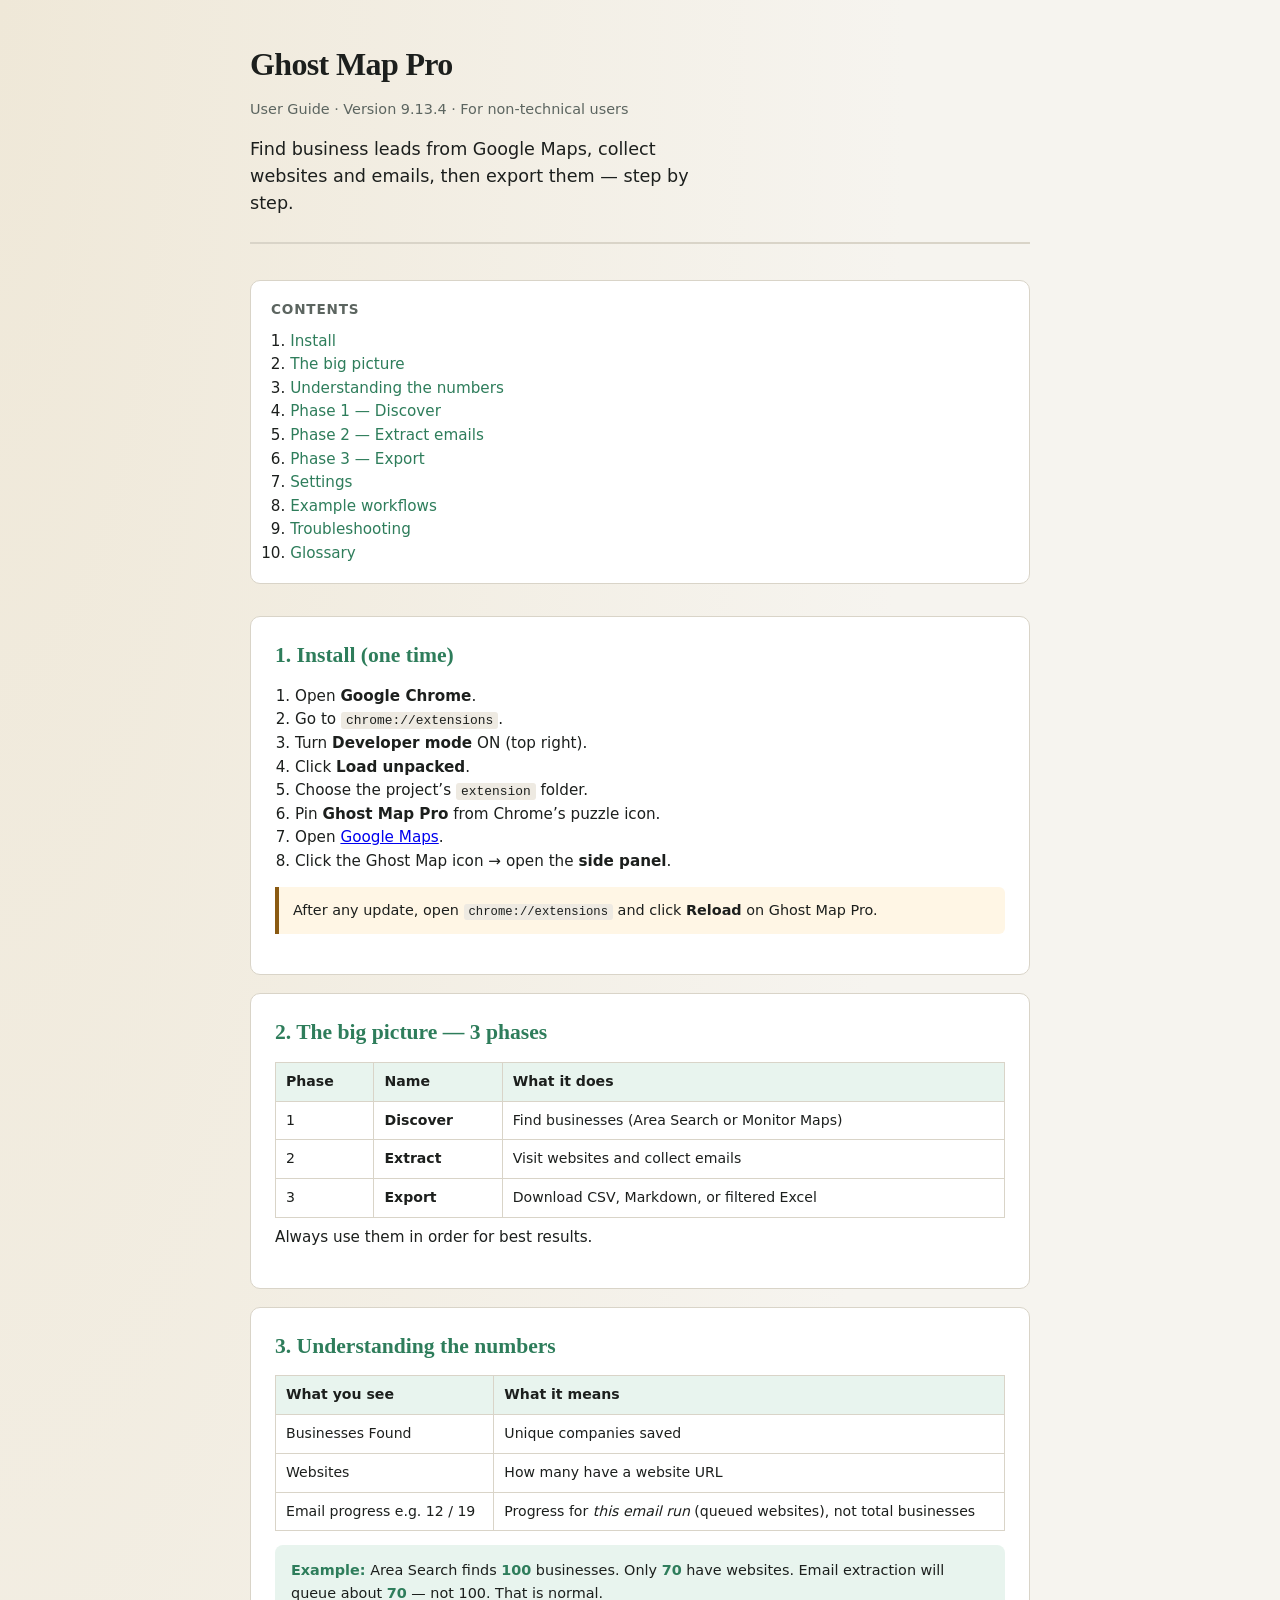
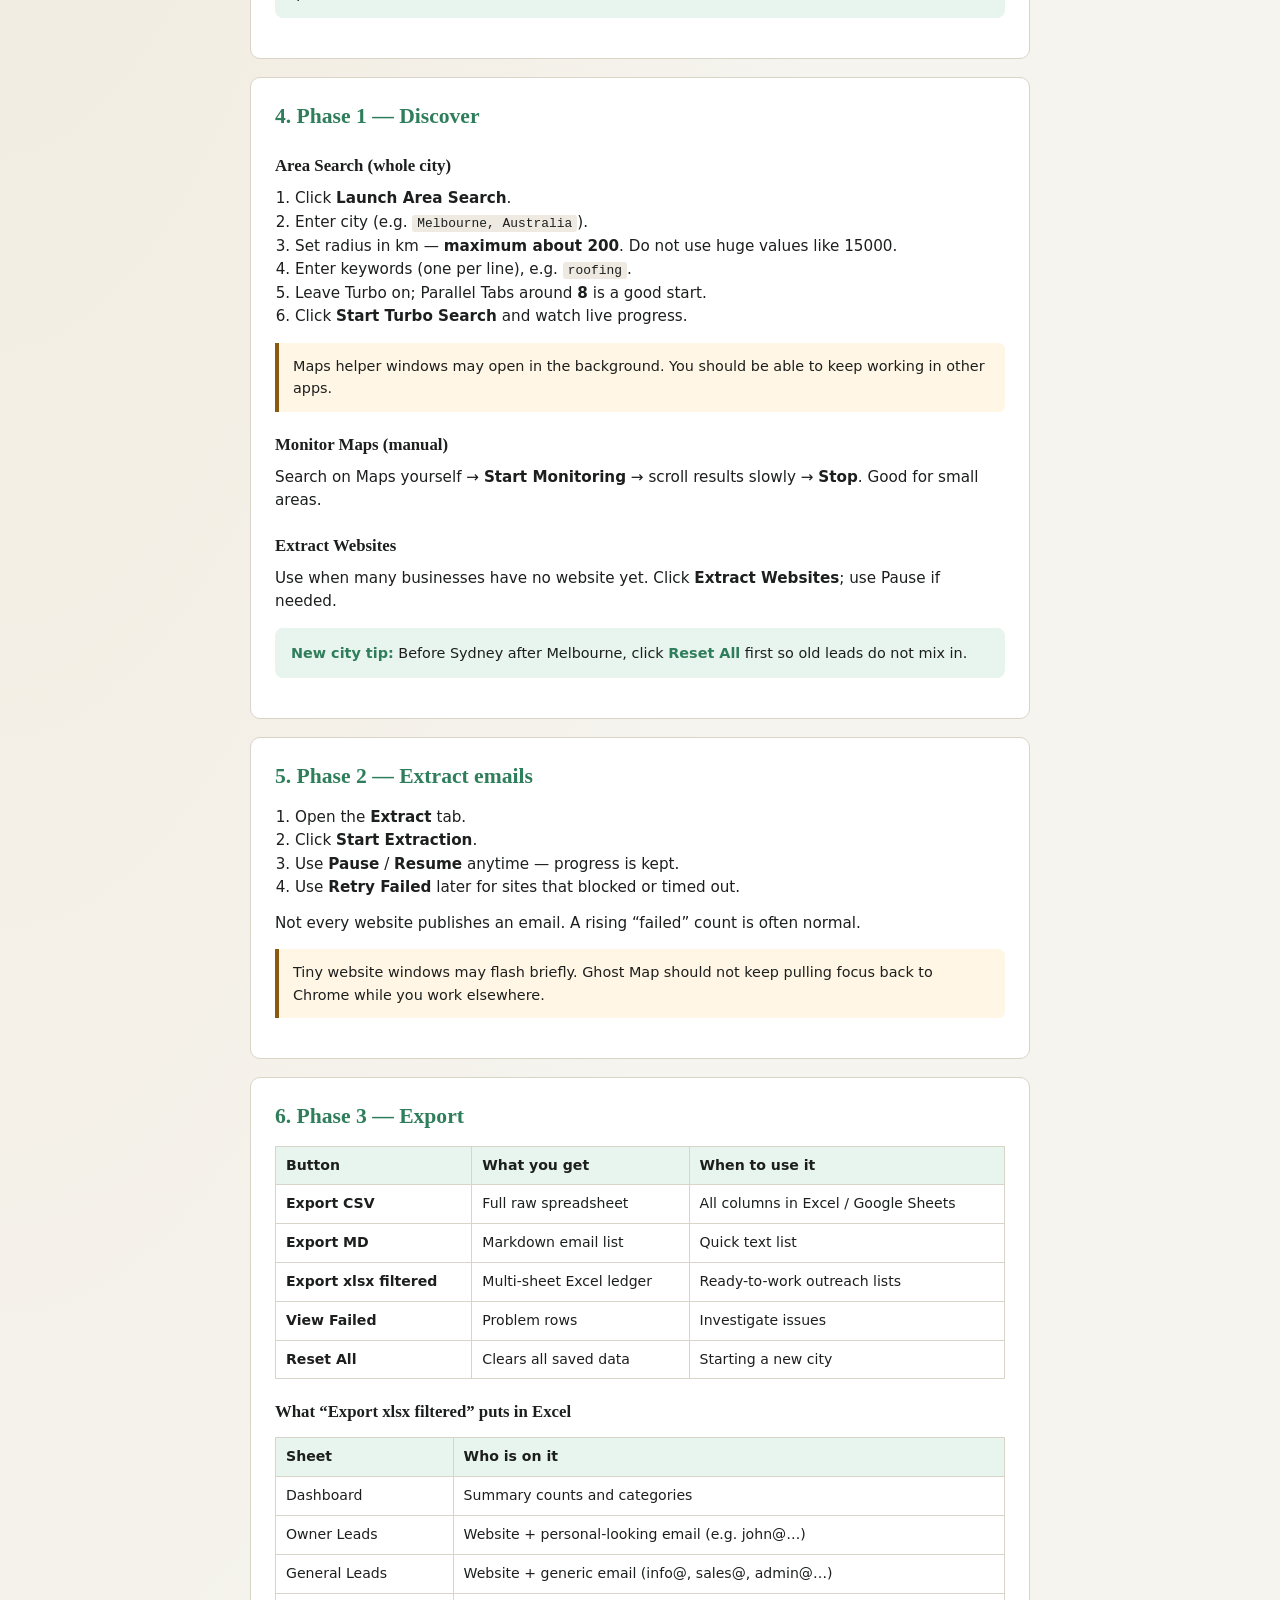
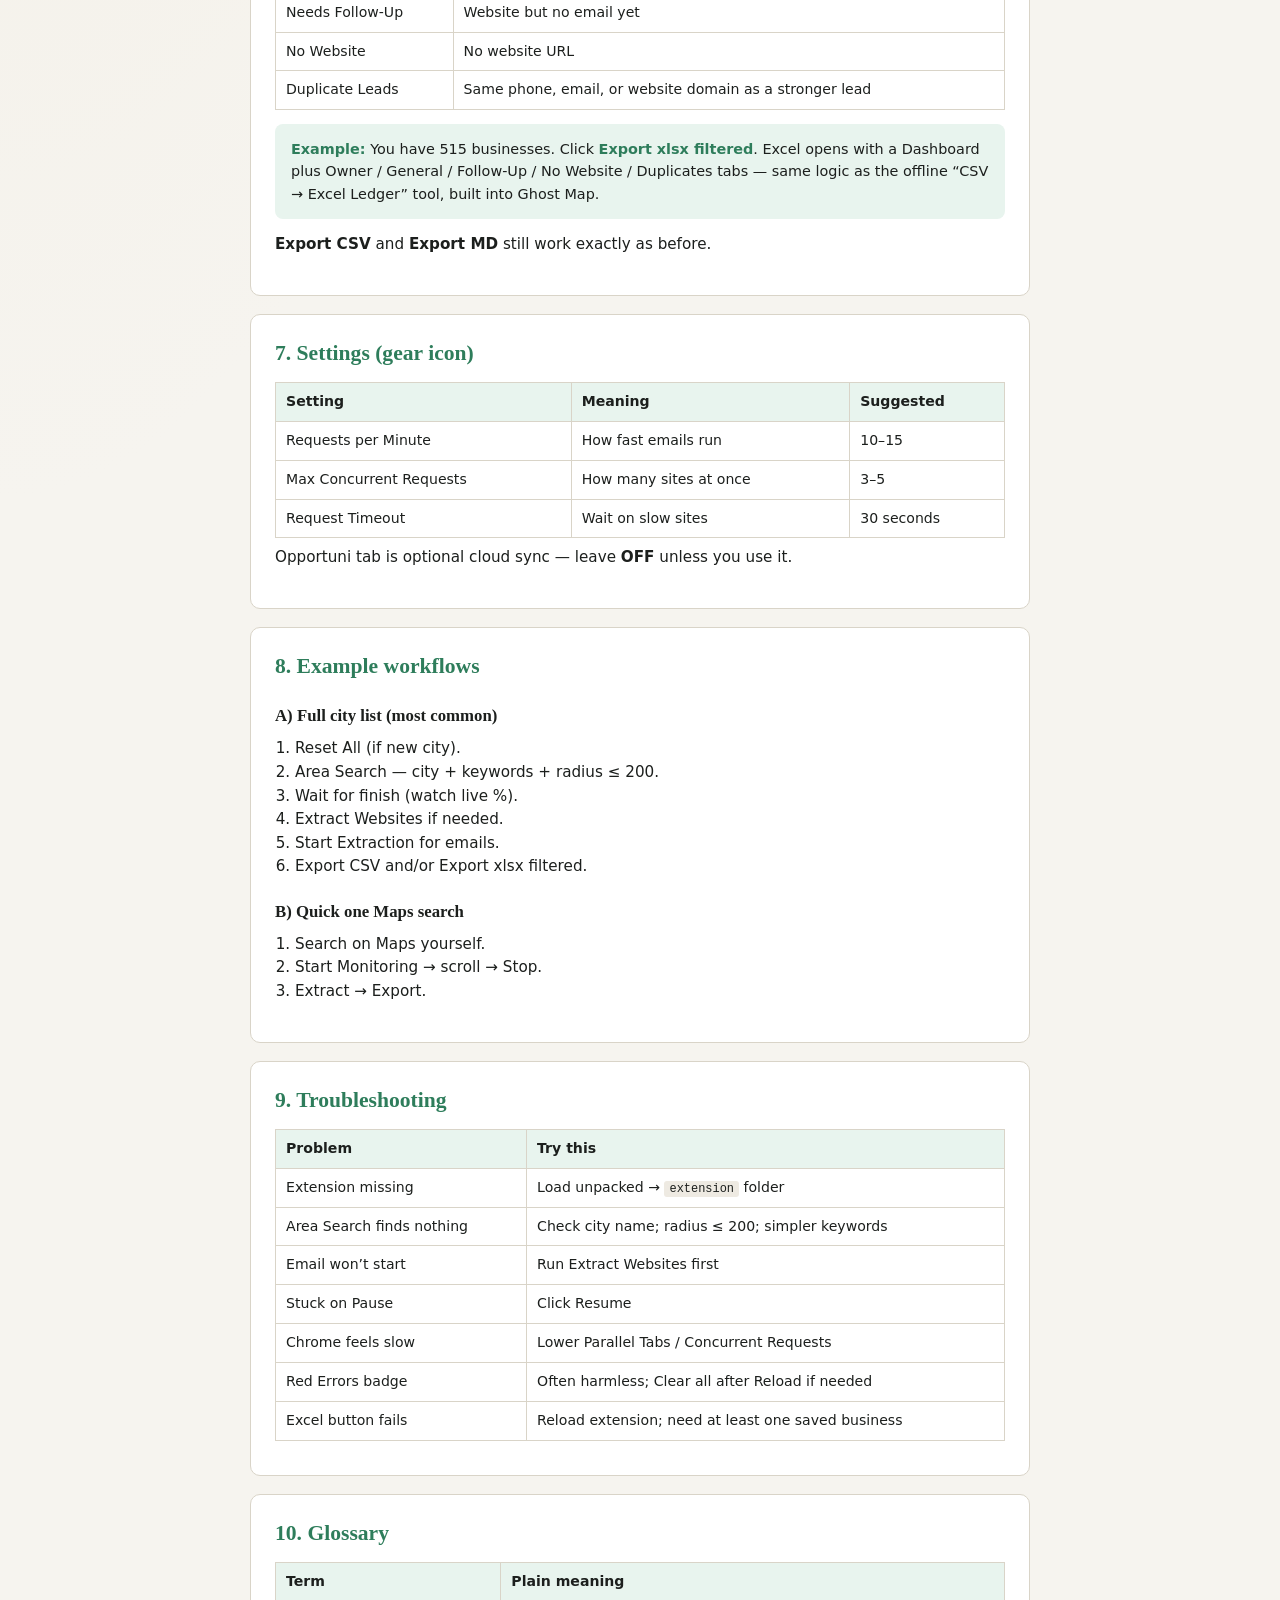
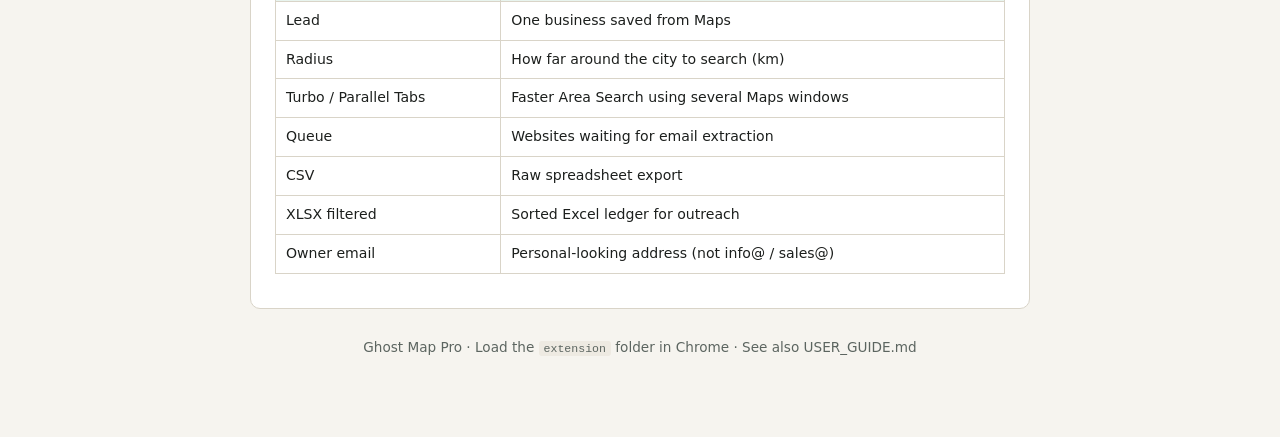
<file: USER_GUIDE.html>
<!DOCTYPE html>
<html lang="en">
<head>
  <meta charset="UTF-8" />
  <meta name="viewport" content="width=device-width, initial-scale=1" />
  <title>Ghost Map Pro — User Guide</title>
  <style>
    :root {
      --bg: #f6f4ef;
      --ink: #1c1f1d;
      --muted: #5c6560;
      --card: #ffffff;
      --line: #d9d4c8;
      --accent: #2e7d5b;
      --accent-soft: #e8f4ee;
      --warn: #8a5a12;
      --warn-bg: #fff6e5;
      --radius: 10px;
      --max: 820px;
    }
    * { box-sizing: border-box; }
    body {
      margin: 0;
      font-family: Georgia, "Times New Roman", serif;
      color: var(--ink);
      background:
        radial-gradient(ellipse at top left, #efe8d8 0%, transparent 50%),
        var(--bg);
      line-height: 1.55;
    }
    .wrap { max-width: var(--max); margin: 0 auto; padding: 40px 20px 80px; }
    header.hero {
      margin-bottom: 36px;
      padding-bottom: 24px;
      border-bottom: 2px solid var(--line);
    }
    header.hero h1 {
      font-size: 2rem;
      margin: 0 0 8px;
      letter-spacing: -0.02em;
    }
    header.hero .meta {
      color: var(--muted);
      font-family: system-ui, sans-serif;
      font-size: 0.9rem;
    }
    header.hero p.lead {
      margin: 16px 0 0;
      font-size: 1.1rem;
      max-width: 42ch;
    }
    nav.toc {
      background: var(--card);
      border: 1px solid var(--line);
      border-radius: var(--radius);
      padding: 18px 20px;
      margin-bottom: 32px;
      font-family: system-ui, sans-serif;
      font-size: 0.92rem;
    }
    nav.toc h2 { margin: 0 0 10px; font-size: 0.85rem; text-transform: uppercase; letter-spacing: 0.06em; color: var(--muted); font-weight: 600; }
    nav.toc ol { margin: 0; padding-left: 1.2rem; }
    nav.toc a { color: var(--accent); text-decoration: none; }
    nav.toc a:hover { text-decoration: underline; }
    section {
      background: var(--card);
      border: 1px solid var(--line);
      border-radius: var(--radius);
      padding: 22px 24px 26px;
      margin-bottom: 18px;
    }
    section h2 {
      margin: 0 0 12px;
      font-size: 1.35rem;
      color: var(--accent);
    }
    section h3 { margin: 20px 0 8px; font-size: 1.05rem; }
    p, li { font-family: system-ui, -apple-system, sans-serif; font-size: 0.95rem; }
    p { margin: 0 0 12px; }
    ul, ol { margin: 0 0 12px; padding-left: 1.25rem; }
    table {
      width: 100%;
      border-collapse: collapse;
      font-family: system-ui, sans-serif;
      font-size: 0.88rem;
      margin: 12px 0 8px;
    }
    th, td {
      border: 1px solid var(--line);
      padding: 8px 10px;
      text-align: left;
      vertical-align: top;
    }
    th { background: var(--accent-soft); }
    .callout {
      background: var(--warn-bg);
      border-left: 4px solid var(--warn);
      padding: 12px 14px;
      margin: 14px 0;
      font-family: system-ui, sans-serif;
      font-size: 0.9rem;
      border-radius: 0 6px 6px 0;
    }
    .example {
      background: var(--accent-soft);
      border-radius: 8px;
      padding: 14px 16px;
      margin: 14px 0;
      font-family: system-ui, sans-serif;
      font-size: 0.9rem;
    }
    .example strong { color: var(--accent); }
    code {
      font-family: ui-monospace, Consolas, monospace;
      font-size: 0.85em;
      background: #eeeae2;
      padding: 1px 5px;
      border-radius: 3px;
    }
    footer {
      margin-top: 28px;
      color: var(--muted);
      font-family: system-ui, sans-serif;
      font-size: 0.85rem;
      text-align: center;
    }
  </style>
</head>
<body>
  <div class="wrap">
    <header class="hero">
      <h1>Ghost Map Pro</h1>
      <div class="meta">User Guide · Version 9.13.4 · For non-technical users</div>
      <p class="lead">Find business leads from Google Maps, collect websites and emails, then export them — step by step.</p>
    </header>

    <nav class="toc">
      <h2>Contents</h2>
      <ol>
        <li><a href="#install">Install</a></li>
        <li><a href="#picture">The big picture</a></li>
        <li><a href="#counts">Understanding the numbers</a></li>
        <li><a href="#discover">Phase 1 — Discover</a></li>
        <li><a href="#extract">Phase 2 — Extract emails</a></li>
        <li><a href="#export">Phase 3 — Export</a></li>
        <li><a href="#settings">Settings</a></li>
        <li><a href="#workflows">Example workflows</a></li>
        <li><a href="#troubleshoot">Troubleshooting</a></li>
        <li><a href="#glossary">Glossary</a></li>
      </ol>
    </nav>

    <section id="install">
      <h2>1. Install (one time)</h2>
      <ol>
        <li>Open <strong>Google Chrome</strong>.</li>
        <li>Go to <code>chrome://extensions</code>.</li>
        <li>Turn <strong>Developer mode</strong> ON (top right).</li>
        <li>Click <strong>Load unpacked</strong>.</li>
        <li>Choose the project’s <code>extension</code> folder.</li>
        <li>Pin <strong>Ghost Map Pro</strong> from Chrome’s puzzle icon.</li>
        <li>Open <a href="https://www.google.com/maps" target="_blank" rel="noopener">Google Maps</a>.</li>
        <li>Click the Ghost Map icon → open the <strong>side panel</strong>.</li>
      </ol>
      <div class="callout">After any update, open <code>chrome://extensions</code> and click <strong>Reload</strong> on Ghost Map Pro.</div>
    </section>

    <section id="picture">
      <h2>2. The big picture — 3 phases</h2>
      <table>
        <tr><th>Phase</th><th>Name</th><th>What it does</th></tr>
        <tr><td>1</td><td><strong>Discover</strong></td><td>Find businesses (Area Search or Monitor Maps)</td></tr>
        <tr><td>2</td><td><strong>Extract</strong></td><td>Visit websites and collect emails</td></tr>
        <tr><td>3</td><td><strong>Export</strong></td><td>Download CSV, Markdown, or filtered Excel</td></tr>
      </table>
      <p>Always use them in order for best results.</p>
    </section>

    <section id="counts">
      <h2>3. Understanding the numbers</h2>
      <table>
        <tr><th>What you see</th><th>What it means</th></tr>
        <tr><td>Businesses Found</td><td>Unique companies saved</td></tr>
        <tr><td>Websites</td><td>How many have a website URL</td></tr>
        <tr><td>Email progress e.g. 12 / 19</td><td>Progress for <em>this email run</em> (queued websites), not total businesses</td></tr>
      </table>
      <div class="example">
        <strong>Example:</strong> Area Search finds <strong>100</strong> businesses. Only <strong>70</strong> have websites.
        Email extraction will queue about <strong>70</strong> — not 100. That is normal.
      </div>
    </section>

    <section id="discover">
      <h2>4. Phase 1 — Discover</h2>
      <h3>Area Search (whole city)</h3>
      <ol>
        <li>Click <strong>Launch Area Search</strong>.</li>
        <li>Enter city (e.g. <code>Melbourne, Australia</code>).</li>
        <li>Set radius in km — <strong>maximum about 200</strong>. Do not use huge values like 15000.</li>
        <li>Enter keywords (one per line), e.g. <code>roofing</code>.</li>
        <li>Leave Turbo on; Parallel Tabs around <strong>8</strong> is a good start.</li>
        <li>Click <strong>Start Turbo Search</strong> and watch live progress.</li>
      </ol>
      <div class="callout">Maps helper windows may open in the background. You should be able to keep working in other apps.</div>

      <h3>Monitor Maps (manual)</h3>
      <p>Search on Maps yourself → <strong>Start Monitoring</strong> → scroll results slowly → <strong>Stop</strong>. Good for small areas.</p>

      <h3>Extract Websites</h3>
      <p>Use when many businesses have no website yet. Click <strong>Extract Websites</strong>; use Pause if needed.</p>

      <div class="example">
        <strong>New city tip:</strong> Before Sydney after Melbourne, click <strong>Reset All</strong> first so old leads do not mix in.
      </div>
    </section>

    <section id="extract">
      <h2>5. Phase 2 — Extract emails</h2>
      <ol>
        <li>Open the <strong>Extract</strong> tab.</li>
        <li>Click <strong>Start Extraction</strong>.</li>
        <li>Use <strong>Pause</strong> / <strong>Resume</strong> anytime — progress is kept.</li>
        <li>Use <strong>Retry Failed</strong> later for sites that blocked or timed out.</li>
      </ol>
      <p>Not every website publishes an email. A rising “failed” count is often normal.</p>
      <div class="callout">Tiny website windows may flash briefly. Ghost Map should not keep pulling focus back to Chrome while you work elsewhere.</div>
    </section>

    <section id="export">
      <h2>6. Phase 3 — Export</h2>
      <table>
        <tr><th>Button</th><th>What you get</th><th>When to use it</th></tr>
        <tr><td><strong>Export CSV</strong></td><td>Full raw spreadsheet</td><td>All columns in Excel / Google Sheets</td></tr>
        <tr><td><strong>Export MD</strong></td><td>Markdown email list</td><td>Quick text list</td></tr>
        <tr><td><strong>Export xlsx filtered</strong></td><td>Multi-sheet Excel ledger</td><td>Ready-to-work outreach lists</td></tr>
        <tr><td><strong>View Failed</strong></td><td>Problem rows</td><td>Investigate issues</td></tr>
        <tr><td><strong>Reset All</strong></td><td>Clears all saved data</td><td>Starting a new city</td></tr>
      </table>

      <h3>What “Export xlsx filtered” puts in Excel</h3>
      <table>
        <tr><th>Sheet</th><th>Who is on it</th></tr>
        <tr><td>Dashboard</td><td>Summary counts and categories</td></tr>
        <tr><td>Owner Leads</td><td>Website + personal-looking email (e.g. john@…)</td></tr>
        <tr><td>General Leads</td><td>Website + generic email (info@, sales@, admin@…)</td></tr>
        <tr><td>Needs Follow-Up</td><td>Website but no email yet</td></tr>
        <tr><td>No Website</td><td>No website URL</td></tr>
        <tr><td>Duplicate Leads</td><td>Same phone, email, or website domain as a stronger lead</td></tr>
      </table>
      <div class="example">
        <strong>Example:</strong> You have 515 businesses. Click <strong>Export xlsx filtered</strong>.
        Excel opens with a Dashboard plus Owner / General / Follow-Up / No Website / Duplicates tabs —
        same logic as the offline “CSV → Excel Ledger” tool, built into Ghost Map.
      </div>
      <p><strong>Export CSV</strong> and <strong>Export MD</strong> still work exactly as before.</p>
    </section>

    <section id="settings">
      <h2>7. Settings (gear icon)</h2>
      <table>
        <tr><th>Setting</th><th>Meaning</th><th>Suggested</th></tr>
        <tr><td>Requests per Minute</td><td>How fast emails run</td><td>10–15</td></tr>
        <tr><td>Max Concurrent Requests</td><td>How many sites at once</td><td>3–5</td></tr>
        <tr><td>Request Timeout</td><td>Wait on slow sites</td><td>30 seconds</td></tr>
      </table>
      <p>Opportuni tab is optional cloud sync — leave <strong>OFF</strong> unless you use it.</p>
    </section>

    <section id="workflows">
      <h2>8. Example workflows</h2>
      <h3>A) Full city list (most common)</h3>
      <ol>
        <li>Reset All (if new city).</li>
        <li>Area Search — city + keywords + radius ≤ 200.</li>
        <li>Wait for finish (watch live %).</li>
        <li>Extract Websites if needed.</li>
        <li>Start Extraction for emails.</li>
        <li>Export CSV and/or Export xlsx filtered.</li>
      </ol>
      <h3>B) Quick one Maps search</h3>
      <ol>
        <li>Search on Maps yourself.</li>
        <li>Start Monitoring → scroll → Stop.</li>
        <li>Extract → Export.</li>
      </ol>
    </section>

    <section id="troubleshoot">
      <h2>9. Troubleshooting</h2>
      <table>
        <tr><th>Problem</th><th>Try this</th></tr>
        <tr><td>Extension missing</td><td>Load unpacked → <code>extension</code> folder</td></tr>
        <tr><td>Area Search finds nothing</td><td>Check city name; radius ≤ 200; simpler keywords</td></tr>
        <tr><td>Email won’t start</td><td>Run Extract Websites first</td></tr>
        <tr><td>Stuck on Pause</td><td>Click Resume</td></tr>
        <tr><td>Chrome feels slow</td><td>Lower Parallel Tabs / Concurrent Requests</td></tr>
        <tr><td>Red Errors badge</td><td>Often harmless; Clear all after Reload if needed</td></tr>
        <tr><td>Excel button fails</td><td>Reload extension; need at least one saved business</td></tr>
      </table>
    </section>

    <section id="glossary">
      <h2>10. Glossary</h2>
      <table>
        <tr><th>Term</th><th>Plain meaning</th></tr>
        <tr><td>Lead</td><td>One business saved from Maps</td></tr>
        <tr><td>Radius</td><td>How far around the city to search (km)</td></tr>
        <tr><td>Turbo / Parallel Tabs</td><td>Faster Area Search using several Maps windows</td></tr>
        <tr><td>Queue</td><td>Websites waiting for email extraction</td></tr>
        <tr><td>CSV</td><td>Raw spreadsheet export</td></tr>
        <tr><td>XLSX filtered</td><td>Sorted Excel ledger for outreach</td></tr>
        <tr><td>Owner email</td><td>Personal-looking address (not info@ / sales@)</td></tr>
      </table>
    </section>

    <footer>
      Ghost Map Pro · Load the <code>extension</code> folder in Chrome · See also USER_GUIDE.md
    </footer>
  </div>
</body>
</html>
</file>
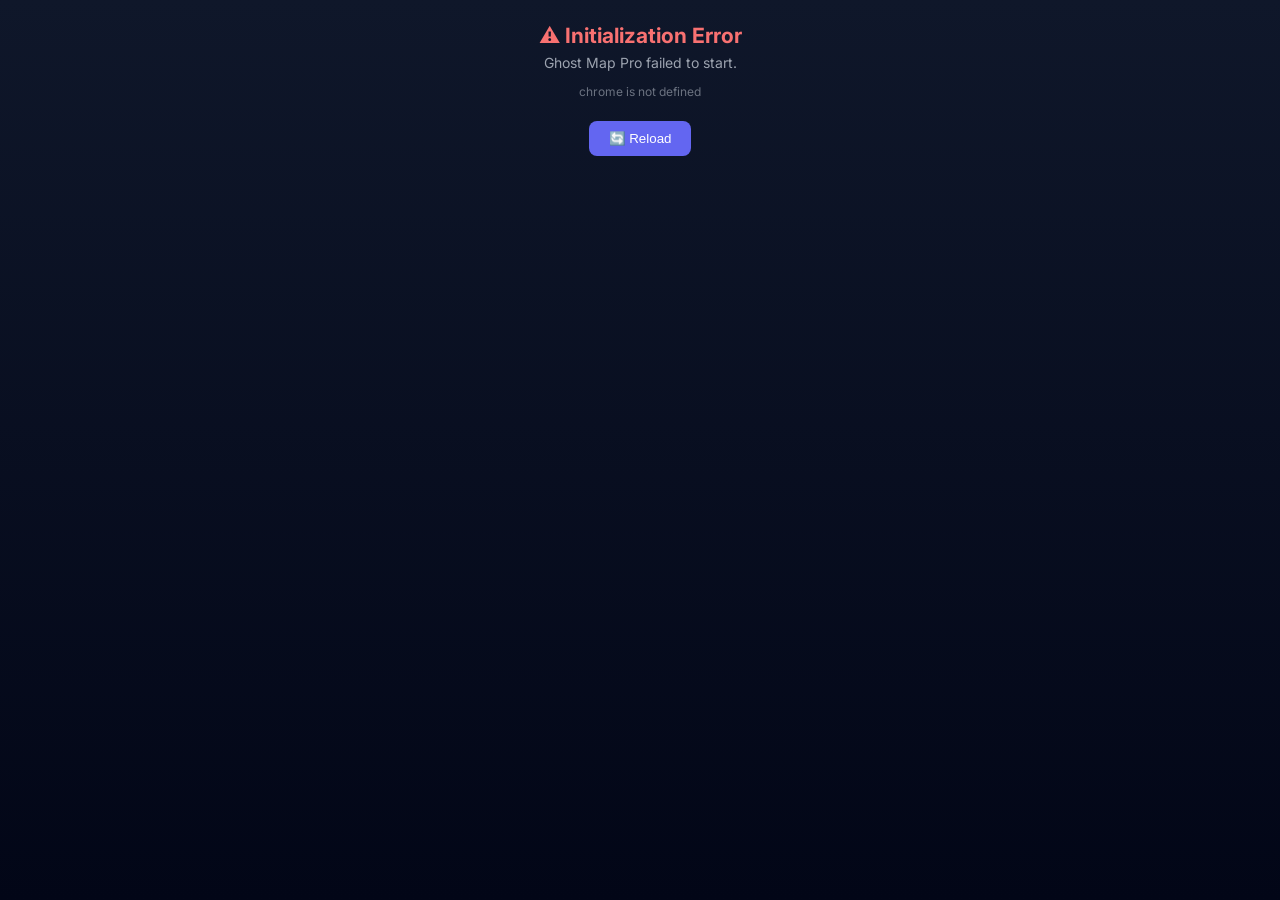
<file: ui/sidepanel.html>
<!DOCTYPE html>
<html lang="en">

<head>
    <meta charset="UTF-8">
    <meta name="viewport" content="width=device-width, initial-scale=1.0">
    <title>Ghost Map Pro</title>
    <link rel="preconnect" href="https://fonts.googleapis.com">
    <link rel="preconnect" href="https://fonts.gstatic.com" crossorigin>
    <link
        href="https://fonts.googleapis.com/css2?family=Plus+Jakarta+Sans:wght@500;600;700;800&family=Inter:wght@400;500;600&display=swap"
        rel="stylesheet">
    <link rel="stylesheet" href="sidepanel.css">
</head>

<body>
    <div class="app-container">
        <!-- Ambient Background -->
        <div class="ambient-bg"></div>

        <!-- Header -->
        <header class="header">
            <div class="header-content">
                <div class="logo">
                    <div class="logo-icon">
                        <svg width="28" height="28" viewBox="0 0 24 24" fill="none">
                            <path
                                d="M12 2C6.48 2 2 6.48 2 12s4.48 10 10 10 10-4.48 10-10S17.52 2 12 2zm0 18c-4.42 0-8-3.58-8-8s3.58-8 8-8 8 3.58 8 8-3.58 8-8 8z"
                                fill="url(#logoGrad)" />
                            <path
                                d="M12 6c-3.31 0-6 2.69-6 6s2.69 6 6 6 6-2.69 6-6-2.69-6-6-6zm0 10c-2.21 0-4-1.79-4-4s1.79-4 4-4 4 1.79 4 4-1.79 4-4 4z"
                                fill="url(#logoGrad)" />
                            <circle cx="12" cy="12" r="2" fill="url(#logoGrad)" />
                            <defs>
                                <linearGradient id="logoGrad" x1="2" y1="2" x2="22" y2="22">
                                    <stop stop-color="#6366f1" />
                                    <stop offset="1" stop-color="#a855f7" />
                                </linearGradient>
                            </defs>
                        </svg>
                    </div>
                    <span class="logo-text">Ghost Map</span>
                    <span class="pro-badge">PRO</span>
                </div>
                <div class="header-right">
                    <div class="status-indicator" id="statusIndicator">
                        <span class="status-dot"></span>
                        <span class="status-text" id="statusText">Idle</span>
                    </div>
                    <button class="icon-btn" id="settingsBtn" title="Settings">
                        <svg width="18" height="18" viewBox="0 0 24 24" fill="none" stroke="currentColor"
                            stroke-width="2">
                            <circle cx="12" cy="12" r="3" />
                            <path
                                d="M19.4 15a1.65 1.65 0 0 0 .33 1.82l.06.06a2 2 0 0 1 0 2.83 2 2 0 0 1-2.83 0l-.06-.06a1.65 1.65 0 0 0-1.82-.33 1.65 1.65 0 0 0-1 1.51V21a2 2 0 0 1-2 2 2 2 0 0 1-2-2v-.09A1.65 1.65 0 0 0 9 19.4a1.65 1.65 0 0 0-1.82.33l-.06.06a2 2 0 0 1-2.83 0 2 2 0 0 1 0-2.83l.06-.06a1.65 1.65 0 0 0 .33-1.82 1.65 1.65 0 0 0-1.51-1H3a2 2 0 0 1-2-2 2 2 0 0 1 2-2h.09A1.65 1.65 0 0 0 4.6 9a1.65 1.65 0 0 0-.33-1.82l-.06-.06a2 2 0 0 1 0-2.83 2 2 0 0 1 2.83 0l.06.06a1.65 1.65 0 0 0 1.82.33H9a1.65 1.65 0 0 0 1-1.51V3a2 2 0 0 1 2-2 2 2 0 0 1 2 2v.09a1.65 1.65 0 0 0 1 1.51 1.65 1.65 0 0 0 1.82-.33l.06-.06a2 2 0 0 1 2.83 0 2 2 0 0 1 0 2.83l-.06.06a1.65 1.65 0 0 0-.33 1.82V9a1.65 1.65 0 0 0 1.51 1H21a2 2 0 0 1 2 2 2 2 0 0 1-2 2h-.09a1.65 1.65 0 0 0-1.51 1z" />
                        </svg>
                    </button>
                    <button class="icon-btn danger" id="globalResetBtn" title="Reset All Data">
                        <svg width="18" height="18" viewBox="0 0 24 24" fill="none" stroke="currentColor"
                            stroke-width="2">
                            <polyline points="3 6 5 6 21 6" />
                            <path d="M19 6v14a2 2 0 0 1-2 2H7a2 2 0 0 1-2-2V6m3 0V4a2 2 0 0 1 2-2h4a2 2 0 0 1 2 2v2" />
                        </svg>
                    </button>
                </div>
            </div>
        </header>

        <!-- Phase Navigator -->
        <nav class="phase-nav">
            <div class="phase-item active" data-phase="1">
                <div class="phase-icon">
                    <svg width="16" height="16" viewBox="0 0 24 24" fill="none" stroke="currentColor" stroke-width="2">
                        <circle cx="11" cy="11" r="8" />
                        <path d="m21 21-4.35-4.35" />
                    </svg>
                </div>
                <span class="phase-label">Discover</span>
                <span class="phase-count" id="phaseCount1">0</span>
            </div>
            <div class="phase-line"></div>
            <div class="phase-item" data-phase="2">
                <div class="phase-icon">
                    <svg width="16" height="16" viewBox="0 0 24 24" fill="none" stroke="currentColor" stroke-width="2">
                        <path d="M4 4h16c1.1 0 2 .9 2 2v12c0 1.1-.9 2-2 2H4c-1.1 0-2-.9-2-2V6c0-1.1.9-2 2-2z" />
                        <polyline points="22,6 12,13 2,6" />
                    </svg>
                </div>
                <span class="phase-label">Extract</span>
                <span class="phase-count" id="phaseCount2">—</span>
            </div>
            <div class="phase-line"></div>
            <div class="phase-item" data-phase="3">
                <div class="phase-icon">
                    <svg width="16" height="16" viewBox="0 0 24 24" fill="none" stroke="currentColor" stroke-width="2">
                        <path d="M21 15v4a2 2 0 0 1-2 2H5a2 2 0 0 1-2-2v-4" />
                        <polyline points="17 8 12 3 7 8" />
                        <line x1="12" y1="3" x2="12" y2="15" />
                    </svg>
                </div>
                <span class="phase-label">Export</span>
                <span class="phase-count" id="phaseCount3">—</span>
            </div>
        </nav>

        <!-- Hero Metric Card - v9.5 Enhanced -->
        <div class="hero-card" id="heroCard">
            <!-- Sparkle container for discovery celebrations -->
            <div class="hero-sparkles" id="heroSparkles"></div>
            <div class="hero-number" id="heroNumber">0</div>
            <div class="hero-label">Businesses Found</div>
            <div class="hero-substats">
                <span class="hero-substat" id="emailSubstat">
                    <svg width="14" height="14" viewBox="0 0 24 24" fill="none" stroke="currentColor" stroke-width="2">
                        <path d="M4 4h16c1.1 0 2 .9 2 2v12c0 1.1-.9 2-2 2H4c-1.1 0-2-.9-2-2V6c0-1.1.9-2 2-2z" />
                        <polyline points="22,6 12,13 2,6" />
                    </svg>
                    <span id="emailCount">0</span> emails
                </span>
                <span class="hero-dot">•</span>
                <span class="hero-substat" id="websiteSubstat">
                    <svg width="14" height="14" viewBox="0 0 24 24" fill="none" stroke="currentColor" stroke-width="2">
                        <circle cx="12" cy="12" r="10" />
                        <line x1="2" y1="12" x2="22" y2="12" />
                        <path
                            d="M12 2a15.3 15.3 0 0 1 4 10 15.3 15.3 0 0 1-4 10 15.3 15.3 0 0 1-4-10 15.3 15.3 0 0 1 4-10z" />
                    </svg>
                    <span id="websiteCount">0</span> websites
                </span>
                <span class="hero-dot">•</span>
                <span class="hero-substat" id="phoneSubstat">
                    <svg width="14" height="14" viewBox="0 0 24 24" fill="none" stroke="currentColor" stroke-width="2" stroke-linecap="round" stroke-linejoin="round">
                        <path d="M22 16.92v3a2 2 0 0 1-2.18 2 19.79 19.79 0 0 1-8.63-3.07 19.5 19.5 0 0 1-6-6 19.79 19.79 0 0 1-3.07-8.67A2 2 0 0 1 4.11 2h3a2 2 0 0 1 2 1.72 12.84 12.84 0 0 0 .7 2.81 2 2 0 0 1-.45 2.11L8.09 9.91a16 16 0 0 0 6 6l1.27-1.27a2 2 0 0 1 2.11-.45 12.84 12.84 0 0 0 2.81.7A2 2 0 0 1 22 16.92z" />
                    </svg>
                    <span id="phoneCount">0</span> phones
                </span>
            </div>
            <div class="hero-pulse" id="heroPulse"></div>
        </div>

        <!-- Main Content Area -->
        <main class="main-content">

            <!-- Phase 1: Discover -->
            <section class="phase-content active" id="phase1Content">
                <!-- Monitor Action Card -->
                <div class="action-card">
                    <div class="action-header">
                        <div class="action-icon monitor">
                            <svg width="20" height="20" viewBox="0 0 24 24" fill="none" stroke="currentColor"
                                stroke-width="2">
                                <path d="M21 10c0 7-9 13-9 13s-9-6-9-13a9 9 0 0 1 18 0z" />
                                <circle cx="12" cy="10" r="3" />
                            </svg>
                        </div>
                        <div class="action-info">
                            <h3 class="action-title">Monitor Google Maps</h3>
                            <p class="action-desc">Scroll through search results to capture businesses automatically</p>
                        </div>
                    </div>
                    <div class="action-buttons">
                        <button class="btn btn-primary" id="startBtn">
                            <svg width="16" height="16" viewBox="0 0 24 24" fill="currentColor">
                                <polygon points="5 3 19 12 5 21 5 3" />
                            </svg>
                            Start Monitoring
                        </button>
                        <button class="btn btn-secondary" id="stopBtn" disabled>
                            <svg width="16" height="16" viewBox="0 0 24 24" fill="currentColor">
                                <rect x="6" y="6" width="12" height="12" />
                            </svg>
                            Stop
                        </button>
                    </div>
                </div>

                <!-- Website Extraction Card -->
                <div class="action-card" id="websiteExtractionCard">
                    <div class="action-header">
                        <div class="action-icon website">
                            <svg width="20" height="20" viewBox="0 0 24 24" fill="none" stroke="currentColor"
                                stroke-width="2">
                                <circle cx="12" cy="12" r="10" />
                                <line x1="2" y1="12" x2="22" y2="12" />
                                <path
                                    d="M12 2a15.3 15.3 0 0 1 4 10 15.3 15.3 0 0 1-4 10 15.3 15.3 0 0 1-4-10 15.3 15.3 0 0 1 4-10z" />
                            </svg>
                        </div>
                        <div class="action-info">
                            <h3 class="action-title">Extract Websites</h3>
                            <p class="action-desc">Find website URLs from Google Maps listings</p>
                        </div>
                        <span class="action-badge" id="missingWebsiteBadge" style="display: none;">0</span>
                    </div>

                    <!-- Website Progress (hidden by default) -->
                    <div class="progress-section" id="websiteProgressSection" style="display: none;">
                        <div class="progress-header">
                            <span class="progress-label">Extracting websites...</span>
                            <span class="progress-percent" id="websiteProgressPercent">0%</span>
                        </div>
                        <div class="progress-bar-outer">
                            <div class="progress-bar-inner website" id="websiteProgressBar"></div>
                            <div class="progress-shimmer"></div>
                        </div>
                        <div class="progress-details">
                            <span id="websiteProgressStats">0 / 0</span>
                            <span id="websiteProgressMessage">Initializing...</span>
                        </div>
                    </div>

                    <div class="action-buttons" id="websiteButtons">
                        <button class="btn btn-secondary" id="extractWebsitesBtn">
                            <svg width="16" height="16" viewBox="0 0 24 24" fill="none" stroke="currentColor"
                                stroke-width="2">
                                <circle cx="12" cy="12" r="10" />
                                <line x1="2" y1="12" x2="22" y2="12" />
                            </svg>
                            Extract Websites
                        </button>
                        <button class="btn btn-ghost" id="pauseWebsiteBtn" disabled>Pause</button>
                    </div>
                </div>

                <!-- Area Search Special Card -->
                <div class="action-card special">
                    <div class="action-header">
                        <div class="action-icon area">
                            <svg width="20" height="20" viewBox="0 0 24 24" fill="none" stroke="currentColor"
                                stroke-width="2">
                                <polygon points="1 6 1 22 8 18 16 22 23 18 23 2 16 6 8 2 1 6" />
                                <line x1="8" y1="2" x2="8" y2="18" />
                                <line x1="16" y1="6" x2="16" y2="22" />
                            </svg>
                        </div>
                        <div class="action-info">
                            <h3 class="action-title">Area Search</h3>
                            <p class="action-desc">Automated grid search across entire regions</p>
                        </div>
                        <span class="special-badge">PRO</span>
                    </div>
                    <button class="btn btn-accent" id="areaSearchBtn">
                        <svg width="16" height="16" viewBox="0 0 24 24" fill="none" stroke="currentColor"
                            stroke-width="2">
                            <polygon points="1 6 1 22 8 18 16 22 23 18 23 2 16 6 8 2 1 6" />
                        </svg>
                        Launch Area Search
                    </button>
                </div>

                <!-- IO7: URL Import - Subtle, Non-Intrusive -->
                <div class="import-divider" id="importSection">
                    <span class="divider-text">or import a file</span>
                    <input type="file" id="importFileInput" accept=".txt,.csv,.md" hidden>
                    <button class="btn btn-ghost btn-sm" id="btnImportFile">
                        📂 Browse
                    </button>
                </div>
                
                <!-- IO7: Import Preview (hidden by default) -->
                <div class="import-preview hidden" id="importPreview">
                    <div class="import-info">
                        <span class="import-file-icon">📄</span>
                        <span id="importFileName">file.txt</span>
                        <span class="import-count-badge" id="importCountBadge">0 URLs</span>
                        <button class="btn-icon-sm" id="btnClearImport" title="Clear">✕</button>
                    </div>
                    <button class="btn btn-primary btn-sm" id="btnConfirmImport">
                        Add to Discovery
                    </button>
                </div>

                <!-- Transition to Extract CTA -->
                <div class="phase-transition" id="extractTransition" style="display: none;">
                    <div class="transition-content">
                        <span class="transition-icon">📧</span>
                        <span class="transition-text"><span id="queueCount">0</span> businesses ready for email
                            extraction</span>
                    </div>
                    <button class="btn btn-success" id="goToExtractBtn">
                        Continue to Extract
                        <svg width="16" height="16" viewBox="0 0 24 24" fill="none" stroke="currentColor"
                            stroke-width="2">
                            <line x1="5" y1="12" x2="19" y2="12" />
                            <polyline points="12 5 19 12 12 19" />
                        </svg>
                    </button>
                </div>
            </section>

            <!-- Phase 2: Extract -->
            <section class="phase-content" id="phase2Content">
                <div class="action-card">
                    <div class="action-header">
                        <div class="action-icon email">
                            <svg width="20" height="20" viewBox="0 0 24 24" fill="none" stroke="currentColor"
                                stroke-width="2">
                                <path d="M4 4h16c1.1 0 2 .9 2 2v12c0 1.1-.9 2-2 2H4c-1.1 0-2-.9-2-2V6c0-1.1.9-2 2-2z" />
                                <polyline points="22,6 12,13 2,6" />
                            </svg>
                        </div>
                        <div class="action-info">
                            <h3 class="action-title">Email Extraction</h3>
                            <p class="action-desc">Scraping emails from business websites</p>
                        </div>
                    </div>

                    <!-- Email Progress -->
                    <div class="progress-section" id="emailProgressSection">
                        <div class="progress-header">
                            <span class="progress-label" id="emailProgressLabel">Ready to extract</span>
                            <span class="progress-percent" id="emailProgressPercent">0%</span>
                        </div>
                        <div class="progress-bar-outer">
                            <div class="progress-bar-inner email" id="emailProgressBar"></div>
                            <div class="progress-shimmer" id="emailShimmer"></div>
                        </div>
                        <div class="progress-details">
                            <span id="emailProgressStats">0 / 0</span>
                            <span id="emailProgressETA">—</span>
                        </div>
                        <div class="progress-context" id="emailProgressContext">
                            Progress = websites queued for email (not area-search lead count)
                        </div>
                        <div class="progress-current" id="emailCurrentItem" style="display: none;">
                            <span class="current-arrow">↳</span>
                            <span class="current-text" id="emailCurrentText">Processing...</span>
                        </div>
                    </div>

                    <div class="action-buttons">
                        <button class="btn btn-primary" id="emailBtn">
                            <svg width="16" height="16" viewBox="0 0 24 24" fill="currentColor">
                                <polygon points="5 3 19 12 5 21 5 3" />
                            </svg>
                            Start Extraction
                        </button>
                        <button class="btn btn-secondary" id="stopEmailBtn" disabled>
                            <svg width="16" height="16" viewBox="0 0 24 24" fill="none" stroke="currentColor"
                                stroke-width="2">
                                <rect x="6" y="4" width="4" height="16" />
                                <rect x="14" y="4" width="4" height="16" />
                            </svg>
                            Pause
                        </button>
                    </div>
                </div>

                <div class="stats-row">
                    <div class="stat-mini success">
                        <div class="stat-mini-value" id="successRate">0%</div>
                        <div class="stat-mini-label">Success Rate</div>
                    </div>
                    <div class="stat-mini">
                        <div class="stat-mini-value" id="avgTime">—</div>
                        <div class="stat-mini-label">Avg Time</div>
                    </div>
                    <div class="stat-mini error" id="failedStatCard">
                        <div class="stat-mini-value" id="failedCount">0</div>
                        <div class="stat-mini-label">Failed</div>
                    </div>
                </div>

                <!-- Live Stats Board (Collapsible) -->
                <div class="live-stats-section" id="liveStatsSection">
                    <button class="live-stats-toggle" id="liveStatsToggle">
                        <span>📊 Live Statistics</span>
                        <svg width="14" height="14" viewBox="0 0 24 24" fill="none" stroke="currentColor"
                            stroke-width="2" id="liveStatsArrow">
                            <polyline points="6 9 12 15 18 9"></polyline>
                        </svg>
                    </button>
                    <div class="live-stats-board" id="liveStatsBoard" style="display: none;">
                        <div class="stats-board-row">
                            <span class="board-label">⏱️ Runtime</span>
                            <span class="board-value" id="liveRuntime">0s</span>
                        </div>
                        <div class="stats-board-row">
                            <span class="board-label">📡 Requests</span>
                            <span class="board-value"><span id="liveReqFinished">0</span> / <span
                                    id="liveReqTotal">0</span></span>
                        </div>
                        <div class="stats-board-row">
                            <span class="board-label">🔄 Retried</span>
                            <span class="board-value" id="liveRetried">0</span>
                        </div>
                        <div class="stats-board-row">
                            <span class="board-label">📧 Emails Found</span>
                            <span class="board-value success" id="liveEmails">0</span>
                        </div>
                        <div class="stats-board-row">
                            <span class="board-label">📈 Emails/min</span>
                            <span class="board-value" id="liveEmailsRate">0</span>
                        </div>
                        <div class="stats-board-row">
                            <span class="board-label">⚡ Speed</span>
                            <span class="board-value" id="liveSpeed">0 req/s</span>
                        </div>
                        <div class="stats-board-row">
                            <span class="board-label">📥 Downloaded</span>
                            <span class="board-value" id="liveDownloaded">0 B</span>
                        </div>
                        <div class="stats-board-divider"></div>
                        <div class="stats-board-row">
                            <span class="board-label">🛡️ CF Blocks</span>
                            <span class="board-value warning" id="liveCFBlocks">0</span>
                        </div>
                        <div class="stats-board-row">
                            <span class="board-label">🚫 Rate Limits</span>
                            <span class="board-value warning" id="liveRateLimits">0</span>
                        </div>
                        <div class="stats-board-row">
                            <span class="board-label">⏰ Timeouts</span>
                            <span class="board-value warning" id="liveTimeouts">0</span>
                        </div>
                        <div class="stats-board-divider"></div>
                        <div class="stats-board-row">
                            <span class="board-label">🔐 Sessions</span>
                            <span class="board-value"><span id="liveSessionsRetired">0</span> / <span
                                    id="liveSessionsCreated">0</span></span>
                        </div>
                        <div class="stats-board-row">
                            <span class="board-label">💾 Memory</span>
                            <span class="board-value" id="liveMemory">0 MB</span>
                        </div>
                        <div class="stats-board-divider"></div>
                        <div class="stats-board-row">
                            <span class="board-label">🎚️ Concurrency</span>
                            <span class="board-value" id="liveConcurrency">—</span>
                        </div>
                        <div class="stats-board-row">
                            <span class="board-label">📊 Success Rate</span>
                            <span class="board-value" id="liveSuccessRate">—</span>
                        </div>
                        <div class="stats-board-row">
                            <span class="board-label">⬆️ Scale Ups</span>
                            <span class="board-value success" id="liveScaleUps">0</span>
                        </div>
                        <div class="stats-board-row">
                            <span class="board-label">⬇️ Scale Downs</span>
                            <span class="board-value warning" id="liveScaleDowns">0</span>
                        </div>
                    </div>

                </div>

                <!-- P3-002 FIX: Retry Failed Button (hidden by default) -->
                <div class="retry-section" id="retrySection" style="display: none;">
                    <button class="btn btn-warning" id="retryFailedBtn">
                        <svg width="16" height="16" viewBox="0 0 24 24" fill="none" stroke="currentColor"
                            stroke-width="2">
                            <polyline points="1 4 1 10 7 10"></polyline>
                            <path d="M3.51 15a9 9 0 1 0 2.13-9.36L1 10"></path>
                        </svg>
                        Retry Failed (<span id="retryCount">0</span>)
                    </button>
                </div>

                <!-- Transition to Export CTA -->
                <div class="phase-transition" id="exportTransition" style="display: none;">
                    <button class="btn btn-success" id="goToExportBtn">
                        Continue to Export
                        <svg width="16" height="16" viewBox="0 0 24 24" fill="none" stroke="currentColor"
                            stroke-width="2">
                            <line x1="5" y1="12" x2="19" y2="12" />
                            <polyline points="12 5 19 12 12 19" />
                        </svg>
                    </button>
                </div>
            </section>

            <!-- Phase 3: Export -->
            <section class="phase-content" id="phase3Content">
                <!-- Quality Gauge -->
                <div class="quality-card">
                    <div class="quality-gauge">
                        <svg viewBox="0 0 100 100" class="gauge-svg">
                            <circle cx="50" cy="50" r="40" fill="none" stroke="rgba(30,41,59,0.8)" stroke-width="8" />
                            <circle cx="50" cy="50" r="40" fill="none" stroke="url(#qualityGradient)" stroke-width="8"
                                stroke-linecap="round" stroke-dasharray="0 251" id="qualityArc"
                                transform="rotate(-90 50 50)" />
                            <defs>
                                <linearGradient id="qualityGradient" x1="0%" y1="0%" x2="100%" y2="0%">
                                    <stop offset="0%" stop-color="#10b981" />
                                    <stop offset="100%" stop-color="#34d399" />
                                </linearGradient>
                            </defs>
                        </svg>
                        <div class="gauge-value" id="qualityValue">0%</div>
                    </div>
                    <div class="quality-label" id="qualityLabel">Data Quality</div>
                </div>

                <!-- Export Preview -->
                <div class="export-preview">
                    <div class="preview-row">
                        <span class="preview-icon">📊</span>
                        <span class="preview-label">Total Records</span>
                        <span class="preview-value" id="previewTotal">0</span>
                    </div>
                    <div class="preview-row">
                        <span class="preview-icon">📧</span>
                        <span class="preview-label">With Email</span>
                        <span class="preview-value" id="previewEmails">0</span>
                    </div>
                    <div class="preview-row">
                        <span class="preview-icon">🌐</span>
                        <span class="preview-label">With Website</span>
                        <span class="preview-value" id="previewWebsites">0</span>
                    </div>
                    <div class="preview-row">
                        <span class="preview-icon">📞</span>
                        <span class="preview-label">With Phone</span>
                        <span class="preview-value" id="previewPhones">0</span>
                    </div>
                </div>

                <!-- Export Buttons -->
                <div class="export-buttons">
                    <button class="btn btn-primary" id="exportCsvBtn">
                        <svg width="16" height="16" viewBox="0 0 24 24" fill="none" stroke="currentColor"
                            stroke-width="2">
                            <path d="M21 15v4a2 2 0 0 1-2 2H5a2 2 0 0 1-2-2v-4" />
                            <polyline points="7 10 12 15 17 10" />
                            <line x1="12" y1="15" x2="12" y2="3" />
                        </svg>
                        Export CSV
                    </button>
                    <button class="btn btn-secondary" id="exportMdBtn">
                        <svg width="16" height="16" viewBox="0 0 24 24" fill="none" stroke="currentColor"
                            stroke-width="2">
                            <path d="M14 2H6a2 2 0 0 0-2 2v16a2 2 0 0 0 2 2h12a2 2 0 0 0 2-2V8z" />
                            <polyline points="14 2 14 8 20 8" />
                        </svg>
                        Export MD
                    </button>
                    <button class="btn btn-secondary" id="exportXlsxFilteredBtn" title="Download filtered Excel ledger (Owner / General / Follow-Up / No Website / Duplicates)">
                        <svg width="16" height="16" viewBox="0 0 24 24" fill="none" stroke="currentColor"
                            stroke-width="2">
                            <path d="M14 2H6a2 2 0 0 0-2 2v16a2 2 0 0 0 2 2h12a2 2 0 0 0 2-2V8z" />
                            <polyline points="14 2 14 8 20 8" />
                            <line x1="8" y1="13" x2="16" y2="13" />
                            <line x1="8" y1="17" x2="16" y2="17" />
                            <line x1="10" y1="9" x2="10" y2="9" />
                        </svg>
                        Export xlsx filtered
                    </button>
                </div>

                <!-- Additional Actions -->
                <div class="export-actions">
                    <button class="btn btn-ghost" id="viewFailedBtn">
                        <svg width="16" height="16" viewBox="0 0 24 24" fill="none" stroke="currentColor"
                            stroke-width="2">
                            <circle cx="12" cy="12" r="10" />
                            <line x1="12" y1="8" x2="12" y2="12" />
                            <line x1="12" y1="16" x2="12.01" y2="16" />
                        </svg>
                        View Failed
                        <span class="badge" id="failedBadge" style="display: none;">0</span>
                    </button>
                    <button class="btn btn-ghost danger" id="resetBtn">
                        <svg width="16" height="16" viewBox="0 0 24 24" fill="none" stroke="currentColor"
                            stroke-width="2">
                            <polyline points="3 6 5 6 21 6" />
                            <path d="M19 6v14a2 2 0 0 1-2 2H7a2 2 0 0 1-2-2V6m3 0V4a2 2 0 0 1 2-2h4a2 2 0 0 1 2 2v2" />
                        </svg>
                        Reset All
                    </button>
                </div>
            </section>

            <!-- Activity Feed -->
            <section class="activity-section">
                <div class="activity-header">
                    <h4>Recent Activity</h4>
                    <button class="see-all-btn" id="toggleActivityBtn">See All</button>
                </div>
                <div class="activity-list" id="activityList">
                    <div class="activity-empty" id="activityEmpty">
                        <span class="empty-icon">📍</span>
                        <span>Waiting for activity...</span>
                        <small>Start monitoring to capture businesses</small>
                    </div>
                </div>
            </section>

            <!-- Storage Bar -->
            <div class="storage-bar" id="storageBar">
                <div class="storage-info">
                    <svg width="14" height="14" viewBox="0 0 24 24" fill="none" stroke="currentColor" stroke-width="2">
                        <ellipse cx="12" cy="5" rx="9" ry="3" />
                        <path d="M21 12c0 1.66-4 3-9 3s-9-1.34-9-3" />
                        <path d="M3 5v14c0 1.66 4 3 9 3s9-1.34 9-3V5" />
                    </svg>
                    <span id="storageText">0 MB / 0 MB</span>
                </div>
                <div class="storage-progress">
                    <div class="storage-fill" id="storageFill"></div>
                </div>
                <button class="storage-details-btn" id="storageDetailsBtn">Details</button>
            </div>
        </main>

        <!-- Toast Container -->
        <div class="toast-container" id="toastContainer"></div>

        <!-- Loading Overlay -->
        <div class="loading-overlay" id="loadingOverlay" style="display: none;">
            <div class="loading-content">
                <div class="loading-spinner"></div>
                <div class="loading-message" id="loadingMessage">Processing...</div>
            </div>
        </div>
    </div>

    <!-- Settings Modal -->
    <div class="modal-overlay" id="settingsModal" style="display: none;">
        <div class="modal-content">
            <div class="modal-header">
                <h3>Settings</h3>
                <button class="modal-close" id="closeSettingsBtn">
                    <svg width="20" height="20" viewBox="0 0 24 24" fill="none" stroke="currentColor" stroke-width="2">
                        <line x1="18" y1="6" x2="6" y2="18" />
                        <line x1="6" y1="6" x2="18" y2="18" />
                    </svg>
                </button>
            </div>

            <div class="modal-tabs">
                <button class="tab-btn active" data-tab="general">General</button>
                <button class="tab-btn" data-tab="opportuni">Opportuni</button>
            </div>

            <div class="modal-body">
                <div id="tab-general" class="tab-content">
                    <div class="form-group">
                        <label for="settingRateLimit">Requests per Minute</label>
                        <input type="number" id="settingRateLimit" min="1" max="60" value="12">
                        <span class="form-hint">Safe range: 10-15. Higher = faster but riskier</span>
                    </div>
                    <div class="form-group">
                        <label for="settingMaxConcurrent">Max Concurrent Requests</label>
                        <!-- SYNC FIX: Default matches CONFIG.rateLimits.emailScraping.maxConcurrent.
                             Forensic #10 (2026-06-11): max lowered 10→5 to match the
                             authoritative AutoScaler anti-detection ceiling (SW clamps 1-5). -->
                        <input type="number" id="settingMaxConcurrent" min="1" max="5" value="5">
                        <span class="form-hint">1-5. Higher = faster but riskier (anti-detection ceiling)</span>
                    </div>
                    <div class="form-group">
                        <label for="settingTimeout">Request Timeout (seconds)</label>
                        <input type="number" id="settingTimeout" min="5" max="60" value="30">
                    </div>
                </div>

                <!-- OPPORTUNI: opt-in cloud sync (additive, default OFF) -->
                <div id="tab-opportuni" class="tab-content" style="display: none;">
                    <div class="alert-box warning">
                        <span>Opt-in: condividi metadata zone (no email/phone/social) con Opportuni cloud per ricevere insights su densità × prezzi OMI.</span>
                    </div>
                    <div class="form-group">
                        <label>
                            <input type="checkbox" id="opportuniEnabled">
                            Abilita sync verso Opportuni
                        </label>
                        <span class="form-hint">Default OFF. Email, telefono e social NON vengono mai inviati.</span>
                    </div>
                    <div class="form-group">
                        <label for="opportuniEndpoint">Endpoint</label>
                        <input type="text" id="opportuniEndpoint" placeholder="http://localhost:8787/api/sync">
                    </div>
                    <div class="form-group">
                        <label for="opportuniToken">Bearer Token (PoC dev)</label>
                        <input type="password" id="opportuniToken" placeholder="dev-only-change-me-in-prod">
                        <span class="form-hint">PoC: paste a dev token. V1 sostituirà con OAuth Clerk.</span>
                    </div>
                    <div class="form-group">
                        <button class="btn btn-secondary" id="opportuniSyncNowBtn" type="button">
                            Sync ultimo snapshot ora
                        </button>
                        <span class="form-hint" id="opportuniSyncStatus"></span>
                    </div>
                </div>

            </div>

            <!-- Forensic #8a (2026-06-11): the footer used to be NESTED inside
                 .modal-body and the #settingsModal overlay div was never
                 closed (136 div openings vs 135 closings) — the parser
                 auto-corrected into a DOM different from the authored markup
                 (footer inheriting body padding/scroll). Footer now sits as a
                 sibling of .modal-body inside .modal-content, and the overlay
                 is properly closed below. -->
            <div class="modal-footer">
                <button class="btn btn-ghost" id="cancelSettingsBtn">Cancel</button>
                <button class="btn btn-primary" id="saveSettingsBtn">Save Settings</button>
            </div>
        </div>
    </div>

    <!-- Scripts -->
        <!-- 2026-05-15: dev-bootstrap.js MUST load before any other
             script — it monkey-patches console.* so subsequent
             console.log/warn/error calls in messaging.js / sidepanel.js /
             *.js are captured and streamed to http://127.0.0.1:9876/log
             (the dev-log-server). No-op in production (gated on
             !manifest.update_url). -->
        <script src="dev-bootstrap.js"></script>
        <!-- UI-3 FIX (2026-05-11): messaging.js must load FIRST — it
             defines window.sendMessageWithTimeout used by storage-modal
             and sidepanel for SW-eviction-safe message delivery. -->
        <script src="messaging.js"></script>
        <script src="animations.js"></script>
        <script src="vendor/papaparse.min.js"></script>
        <script src="vendor/exceljs.min.js"></script>
        <script src="csv-to-excel-ledger.js"></script>
        <script type="module" src="failed-modal.js"></script>
        <script src="storage-modal.js"></script>
        <script src="area-search-modal.js"></script>
        <script src="sidepanel.js"></script>
</body>

</html>
</file>
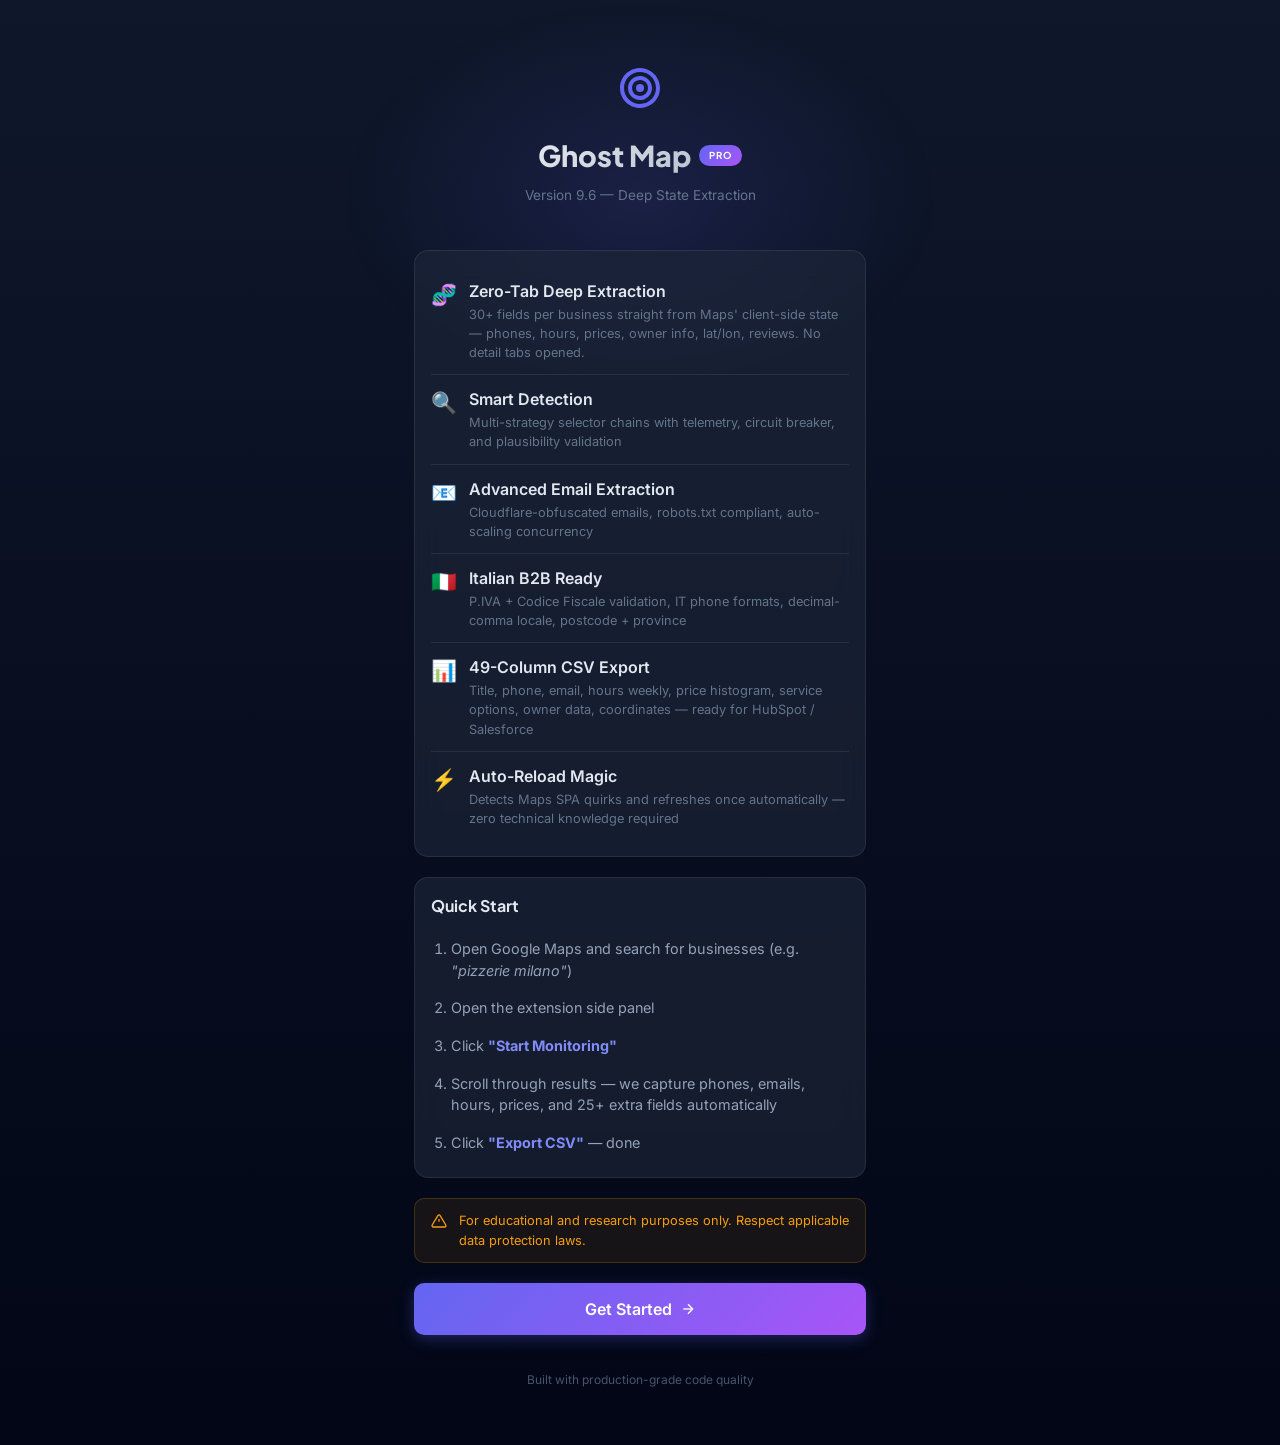
<file: ui/welcome.html>
<!DOCTYPE html>
<html lang="en">

<head>
    <meta charset="UTF-8">
    <meta name="viewport" content="width=device-width, initial-scale=1.0">
    <title>Welcome to Ghost Map Pro v9.6</title>
    <link rel="preconnect" href="https://fonts.googleapis.com">
    <link rel="preconnect" href="https://fonts.gstatic.com" crossorigin>
    <link
        href="https://fonts.googleapis.com/css2?family=Plus+Jakarta+Sans:wght@500;600;700;800&family=Inter:wght@400;500;600&display=swap"
        rel="stylesheet">
    <link rel="stylesheet" href="welcome.css">
</head>

<body>
    <div class="app-container">
        <!-- Ambient Background -->
        <div class="ambient-bg"></div>

        <!-- Content -->
        <div class="welcome-content">
            <!-- Logo Section -->
            <div class="logo-section">
                <div class="logo-icon">
                    <svg width="48" height="48" viewBox="0 0 24 24" fill="none">
                        <path
                            d="M12 2C6.48 2 2 6.48 2 12s4.48 10 10 10 10-4.48 10-10S17.52 2 12 2zm0 18c-4.42 0-8-3.58-8-8s3.58-8 8-8 8 3.58 8 8-3.58 8-8 8z"
                            fill="url(#logoGrad)" />
                        <path
                            d="M12 6c-3.31 0-6 2.69-6 6s2.69 6 6 6 6-2.69 6-6-2.69-6-6-6zm0 10c-2.21 0-4-1.79-4-4s1.79-4 4-4 4 1.79 4 4-1.79 4-4 4z"
                            fill="url(#logoGrad)" />
                        <circle cx="12" cy="12" r="2" fill="url(#logoGrad)" />
                        <defs>
                            <linearGradient id="logoGrad" x1="2" y1="2" x2="22" y2="22">
                                <stop stop-color="#6366f1" />
                                <stop offset="1" stop-color="#a855f7" />
                            </linearGradient>
                        </defs>
                    </svg>
                </div>
                <h1 class="logo-text">Ghost Map <span class="pro-badge">PRO</span></h1>
                <div class="version">Version 9.6 — Deep State Extraction</div>
            </div>

            <!-- Features -->
            <div class="features-card">
                <div class="feature-item">
                    <span class="feature-icon">🧬</span>
                    <div class="feature-content">
                        <div class="feature-title">Zero-Tab Deep Extraction</div>
                        <div class="feature-desc">30+ fields per business straight from Maps' client-side state — phones, hours, prices, owner info, lat/lon, reviews. No detail tabs opened.</div>
                    </div>
                </div>
                <div class="feature-item">
                    <span class="feature-icon">🔍</span>
                    <div class="feature-content">
                        <div class="feature-title">Smart Detection</div>
                        <div class="feature-desc">Multi-strategy selector chains with telemetry, circuit breaker, and plausibility validation</div>
                    </div>
                </div>
                <div class="feature-item">
                    <span class="feature-icon">📧</span>
                    <div class="feature-content">
                        <div class="feature-title">Advanced Email Extraction</div>
                        <div class="feature-desc">Cloudflare-obfuscated emails, robots.txt compliant, auto-scaling concurrency</div>
                    </div>
                </div>
                <div class="feature-item">
                    <span class="feature-icon">🇮🇹</span>
                    <div class="feature-content">
                        <div class="feature-title">Italian B2B Ready</div>
                        <div class="feature-desc">P.IVA + Codice Fiscale validation, IT phone formats, decimal-comma locale, postcode + province</div>
                    </div>
                </div>
                <div class="feature-item">
                    <span class="feature-icon">📊</span>
                    <div class="feature-content">
                        <div class="feature-title">49-Column CSV Export</div>
                        <div class="feature-desc">Title, phone, email, hours weekly, price histogram, service options, owner data, coordinates — ready for HubSpot / Salesforce</div>
                    </div>
                </div>
                <div class="feature-item">
                    <span class="feature-icon">⚡</span>
                    <div class="feature-content">
                        <div class="feature-title">Auto-Reload Magic</div>
                        <div class="feature-desc">Detects Maps SPA quirks and refreshes once automatically — zero technical knowledge required</div>
                    </div>
                </div>
            </div>

            <!-- How to Use -->
            <div class="steps-card">
                <h2 class="steps-title">Quick Start</h2>
                <ol class="steps-list">
                    <li>Open Google Maps and search for businesses (e.g. <em>"pizzerie milano"</em>)</li>
                    <li>Open the extension side panel</li>
                    <li>Click <strong>"Start Monitoring"</strong></li>
                    <li>Scroll through results — we capture phones, emails, hours, prices, and 25+ extra fields automatically</li>
                    <li>Click <strong>"Export CSV"</strong> — done</li>
                </ol>
            </div>

            <!-- Warning -->
            <div class="warning-box" role="alert">
                <svg width="16" height="16" viewBox="0 0 24 24" fill="none" stroke="currentColor" stroke-width="2">
                    <path
                        d="M10.29 3.86L1.82 18a2 2 0 0 0 1.71 3h16.94a2 2 0 0 0 1.71-3L13.71 3.86a2 2 0 0 0-3.42 0z" />
                    <line x1="12" y1="9" x2="12" y2="13" />
                    <line x1="12" y1="17" x2="12.01" y2="17" />
                </svg>
                <span>For educational and research purposes only. Respect applicable data protection laws.</span>
            </div>

            <!-- CTA Button -->
            <button class="btn-cta" id="getStartedBtn">
                <span>Get Started</span>
                <svg width="16" height="16" viewBox="0 0 24 24" fill="none" stroke="currentColor" stroke-width="2">
                    <line x1="5" y1="12" x2="19" y2="12" />
                    <polyline points="12 5 19 12 12 19" />
                </svg>
            </button>

            <!-- Footer -->
            <div class="footer">
                Built with production-grade code quality
            </div>
        </div>
    </div>

    <script src="welcome.js"></script>
</body>

</html>
</file>
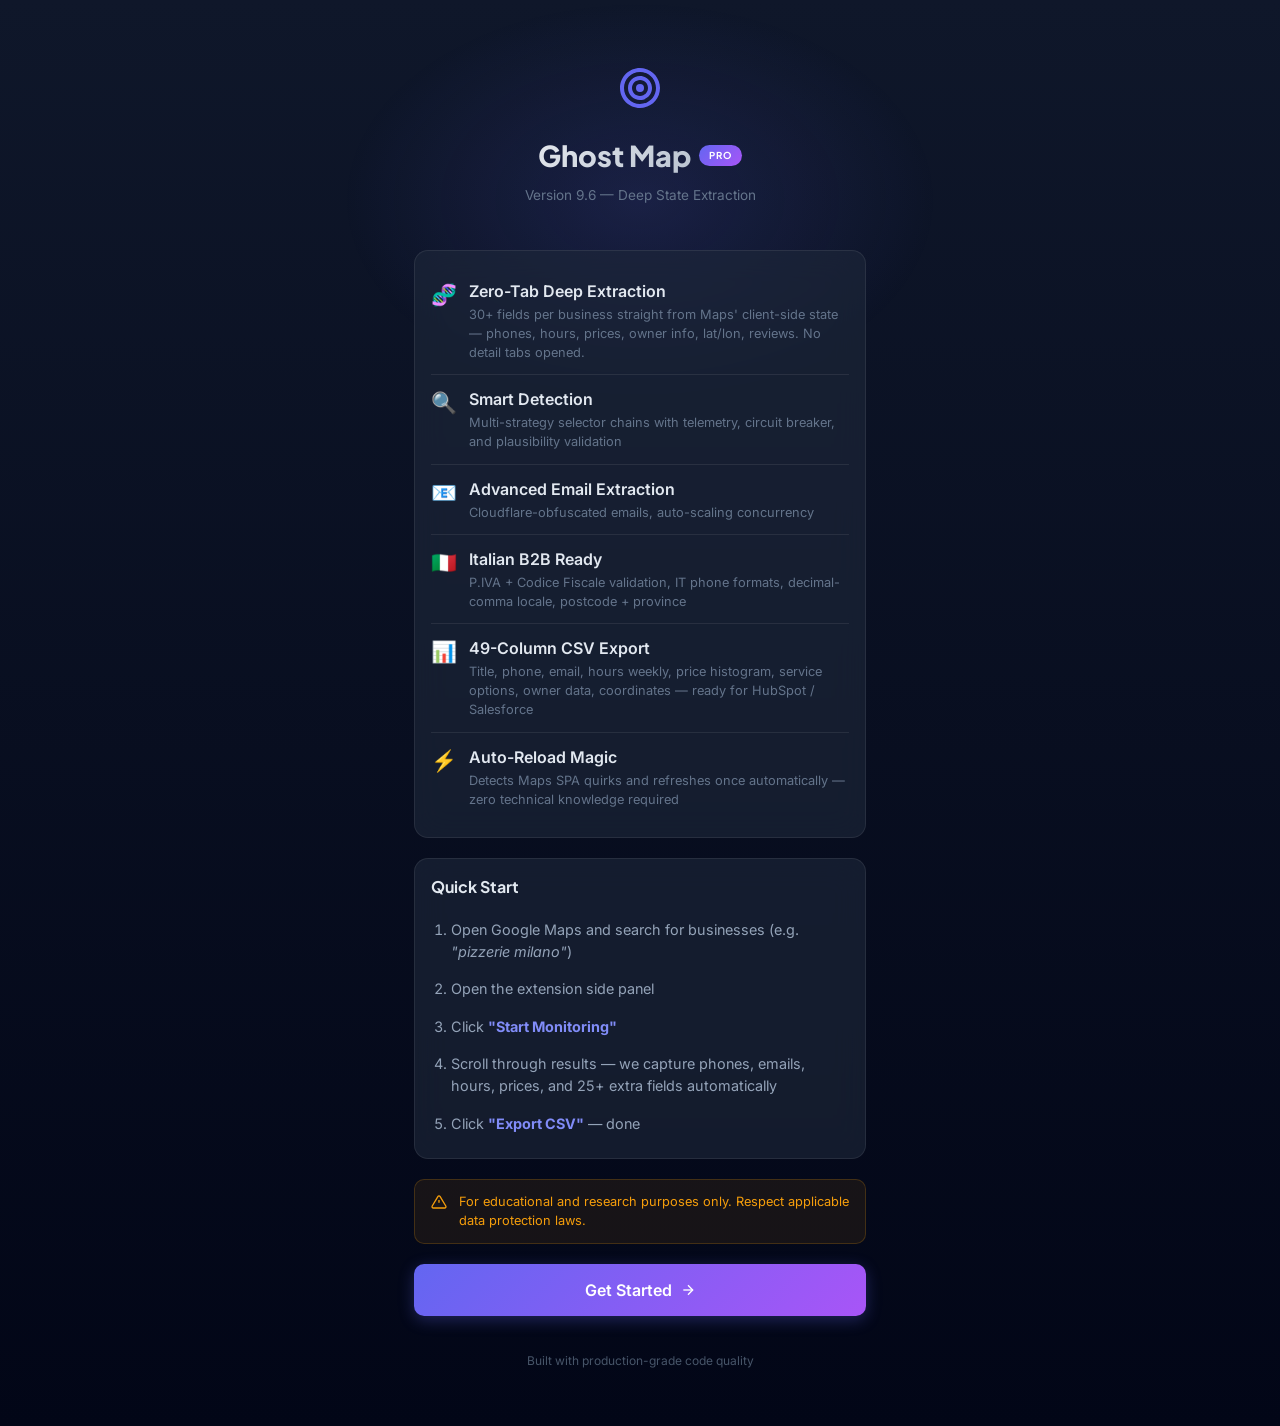
<file: extension/ui/welcome.html>
<!DOCTYPE html>
<html lang="en">

<head>
    <meta charset="UTF-8">
    <meta name="viewport" content="width=device-width, initial-scale=1.0">
    <title>Welcome to Ghost Map Pro v9.6</title>
    <link rel="preconnect" href="https://fonts.googleapis.com">
    <link rel="preconnect" href="https://fonts.gstatic.com" crossorigin>
    <link
        href="https://fonts.googleapis.com/css2?family=Plus+Jakarta+Sans:wght@500;600;700;800&family=Inter:wght@400;500;600&display=swap"
        rel="stylesheet">
    <link rel="stylesheet" href="welcome.css">
</head>

<body>
    <div class="app-container">
        <!-- Ambient Background -->
        <div class="ambient-bg"></div>

        <!-- Content -->
        <div class="welcome-content">
            <!-- Logo Section -->
            <div class="logo-section">
                <div class="logo-icon">
                    <svg width="48" height="48" viewBox="0 0 24 24" fill="none">
                        <path
                            d="M12 2C6.48 2 2 6.48 2 12s4.48 10 10 10 10-4.48 10-10S17.52 2 12 2zm0 18c-4.42 0-8-3.58-8-8s3.58-8 8-8 8 3.58 8 8-3.58 8-8 8z"
                            fill="url(#logoGrad)" />
                        <path
                            d="M12 6c-3.31 0-6 2.69-6 6s2.69 6 6 6 6-2.69 6-6-2.69-6-6-6zm0 10c-2.21 0-4-1.79-4-4s1.79-4 4-4 4 1.79 4 4-1.79 4-4 4z"
                            fill="url(#logoGrad)" />
                        <circle cx="12" cy="12" r="2" fill="url(#logoGrad)" />
                        <defs>
                            <linearGradient id="logoGrad" x1="2" y1="2" x2="22" y2="22">
                                <stop stop-color="#6366f1" />
                                <stop offset="1" stop-color="#a855f7" />
                            </linearGradient>
                        </defs>
                    </svg>
                </div>
                <h1 class="logo-text">Ghost Map <span class="pro-badge">PRO</span></h1>
                <div class="version">Version 9.6 — Deep State Extraction</div>
            </div>

            <!-- Features -->
            <div class="features-card">
                <div class="feature-item">
                    <span class="feature-icon">🧬</span>
                    <div class="feature-content">
                        <div class="feature-title">Zero-Tab Deep Extraction</div>
                        <div class="feature-desc">30+ fields per business straight from Maps' client-side state — phones, hours, prices, owner info, lat/lon, reviews. No detail tabs opened.</div>
                    </div>
                </div>
                <div class="feature-item">
                    <span class="feature-icon">🔍</span>
                    <div class="feature-content">
                        <div class="feature-title">Smart Detection</div>
                        <div class="feature-desc">Multi-strategy selector chains with telemetry, circuit breaker, and plausibility validation</div>
                    </div>
                </div>
                <div class="feature-item">
                    <span class="feature-icon">📧</span>
                    <div class="feature-content">
                        <div class="feature-title">Advanced Email Extraction</div>
                        <div class="feature-desc">Cloudflare-obfuscated emails, auto-scaling concurrency</div>
                    </div>
                </div>
                <div class="feature-item">
                    <span class="feature-icon">🇮🇹</span>
                    <div class="feature-content">
                        <div class="feature-title">Italian B2B Ready</div>
                        <div class="feature-desc">P.IVA + Codice Fiscale validation, IT phone formats, decimal-comma locale, postcode + province</div>
                    </div>
                </div>
                <div class="feature-item">
                    <span class="feature-icon">📊</span>
                    <div class="feature-content">
                        <div class="feature-title">49-Column CSV Export</div>
                        <div class="feature-desc">Title, phone, email, hours weekly, price histogram, service options, owner data, coordinates — ready for HubSpot / Salesforce</div>
                    </div>
                </div>
                <div class="feature-item">
                    <span class="feature-icon">⚡</span>
                    <div class="feature-content">
                        <div class="feature-title">Auto-Reload Magic</div>
                        <div class="feature-desc">Detects Maps SPA quirks and refreshes once automatically — zero technical knowledge required</div>
                    </div>
                </div>
            </div>

            <!-- How to Use -->
            <div class="steps-card">
                <h2 class="steps-title">Quick Start</h2>
                <ol class="steps-list">
                    <li>Open Google Maps and search for businesses (e.g. <em>"pizzerie milano"</em>)</li>
                    <li>Open the extension side panel</li>
                    <li>Click <strong>"Start Monitoring"</strong></li>
                    <li>Scroll through results — we capture phones, emails, hours, prices, and 25+ extra fields automatically</li>
                    <li>Click <strong>"Export CSV"</strong> — done</li>
                </ol>
            </div>

            <!-- Warning -->
            <div class="warning-box" role="alert">
                <svg width="16" height="16" viewBox="0 0 24 24" fill="none" stroke="currentColor" stroke-width="2">
                    <path
                        d="M10.29 3.86L1.82 18a2 2 0 0 0 1.71 3h16.94a2 2 0 0 0 1.71-3L13.71 3.86a2 2 0 0 0-3.42 0z" />
                    <line x1="12" y1="9" x2="12" y2="13" />
                    <line x1="12" y1="17" x2="12.01" y2="17" />
                </svg>
                <span>For educational and research purposes only. Respect applicable data protection laws.</span>
            </div>

            <!-- CTA Button -->
            <button class="btn-cta" id="getStartedBtn">
                <span>Get Started</span>
                <svg width="16" height="16" viewBox="0 0 24 24" fill="none" stroke="currentColor" stroke-width="2">
                    <line x1="5" y1="12" x2="19" y2="12" />
                    <polyline points="12 5 19 12 12 19" />
                </svg>
            </button>

            <!-- Footer -->
            <div class="footer">
                Built with production-grade code quality
            </div>
        </div>
    </div>

    <script src="welcome.js"></script>
</body>

</html>
</file>
<file: ui/sidepanel.css>
/**
 * Ghost Map Pro - Enterprise UI Redesign
 * Modern Design System with Phase-Based Navigation
 * Version 9.5 - NSA-Grade Polish
 */

/* ============================================
   CSS VARIABLES - Design Tokens
   ============================================ */
:root {
    /* Typography */
    --font-display: 'Plus Jakarta Sans', -apple-system, BlinkMacSystemFont, sans-serif;
    --font-body: 'Inter', -apple-system, BlinkMacSystemFont, sans-serif;

    /* Primary - Indigo */
    --primary-900: #1e1b4b;
    --primary-800: #312e81;
    --primary-700: #4338ca;
    --primary-600: #4f46e5;
    --primary-500: #6366f1;
    --primary-400: #818cf8;
    --primary-300: #a5b4fc;

    /* Success - Emerald */
    --success-600: #059669;
    --success-500: #10b981;
    --success-400: #34d399;
    --success-300: #6ee7b7;

    /* Warning - Amber */
    --warning-500: #f59e0b;
    --warning-400: #fbbf24;

    /* Error - Rose */
    --error-600: #e11d48;
    --error-500: #f43f5e;
    --error-400: #fb7185;

    /* Neutral - Slate */
    --slate-950: #020617;
    --slate-900: #0f172a;
    --slate-800: #1e293b;
    --slate-700: #334155;
    --slate-600: #475569;
    --slate-500: #64748b;
    --slate-400: #94a3b8;
    --slate-300: #cbd5e1;
    --slate-200: #e2e8f0;
    --slate-100: #f1f5f9;

    /* Gradients */
    --gradient-primary: linear-gradient(135deg, #6366f1 0%, #a855f7 100%);
    --gradient-success: linear-gradient(135deg, #10b981 0%, #34d399 100%);
    --gradient-accent: linear-gradient(135deg, #f59e0b 0%, #fbbf24 100%);
    --gradient-bg: linear-gradient(180deg, #0f172a 0%, #020617 100%);

    /* Glass Effect */
    --glass-bg: rgba(30, 41, 59, 0.6);
    --glass-border: rgba(255, 255, 255, 0.08);
    --glass-blur: blur(16px);

    /* Shadows */
    --shadow-sm: 0 1px 2px rgba(0, 0, 0, 0.3);
    --shadow-md: 0 4px 12px rgba(0, 0, 0, 0.4);
    --shadow-lg: 0 12px 32px rgba(0, 0, 0, 0.5);
    --shadow-glow-primary: 0 0 24px rgba(99, 102, 241, 0.4);
    --shadow-glow-success: 0 0 24px rgba(16, 185, 129, 0.4);

    /* Spacing */
    --space-1: 0.25rem;
    --space-2: 0.5rem;
    --space-3: 0.75rem;
    --space-4: 1rem;
    --space-5: 1.25rem;
    --space-6: 1.5rem;
    --space-8: 2rem;

    /* Border Radius */
    --radius-sm: 6px;
    --radius-md: 10px;
    --radius-lg: 14px;
    --radius-xl: 20px;
    --radius-full: 9999px;

    /* Transitions */
    --transition-fast: 0.15s ease;
    --transition-normal: 0.25s ease;
    --transition-slow: 0.4s ease;
    --transition-bounce: 0.3s cubic-bezier(0.34, 1.56, 0.64, 1);
}

/* ============================================
   BASE STYLES
   ============================================ */
*,
*::before,
*::after {
    margin: 0;
    padding: 0;
    box-sizing: border-box;
}

html {
    font-size: 14px;
}

body {
    font-family: var(--font-body);
    background: var(--gradient-bg);
    color: var(--slate-100);
    min-height: 100vh;
    line-height: 1.5;
    -webkit-font-smoothing: antialiased;
    -moz-osx-font-smoothing: grayscale;
}

/* ============================================
   APP CONTAINER
   ============================================ */
.app-container {
    max-width: 420px;
    margin: 0 auto;
    min-height: 100vh;
    display: flex;
    flex-direction: column;
    position: relative;
    overflow-x: hidden;
}

.ambient-bg {
    position: fixed;
    top: 0;
    left: 50%;
    transform: translateX(-50%);
    width: 600px;
    height: 400px;
    background: radial-gradient(ellipse at center, rgba(99, 102, 241, 0.12) 0%, transparent 70%);
    pointer-events: none;
    z-index: 0;
}

/* ============================================
   HEADER
   ============================================ */
.header {
    padding: var(--space-4) var(--space-5);
    position: relative;
    z-index: 10;
}

.header-content {
    display: flex;
    align-items: center;
    justify-content: space-between;
}

.logo {
    display: flex;
    align-items: center;
    gap: var(--space-2);
}

.logo-icon {
    width: 32px;
    height: 32px;
    display: flex;
    align-items: center;
    justify-content: center;
}

.logo-text {
    font-family: var(--font-display);
    font-size: 1.35rem;
    font-weight: 700;
    background: linear-gradient(135deg, #fff 0%, var(--slate-400) 100%);
    -webkit-background-clip: text;
    -webkit-text-fill-color: transparent;
    background-clip: text;
}

.pro-badge {
    font-size: 0.6rem;
    font-weight: 700;
    letter-spacing: 0.1em;
    background: var(--gradient-primary);
    padding: 2px 8px;
    border-radius: var(--radius-full);
    color: white;
}

.header-right {
    display: flex;
    align-items: center;
    gap: var(--space-3);
}

.status-indicator {
    display: flex;
    align-items: center;
    gap: var(--space-2);
    padding: var(--space-1) var(--space-3);
    background: var(--glass-bg);
    border: 1px solid var(--glass-border);
    border-radius: var(--radius-full);
    backdrop-filter: var(--glass-blur);
}

.status-dot {
    width: 8px;
    height: 8px;
    border-radius: 50%;
    background: var(--slate-500);
    transition: all var(--transition-normal);
}

.status-indicator.active .status-dot {
    background: var(--success-500);
    box-shadow: 0 0 8px var(--success-500);
    animation: pulse-dot 2s infinite;
}

@keyframes pulse-dot {

    0%,
    100% {
        opacity: 1;
    }

    50% {
        opacity: 0.5;
    }
}

.status-text {
    font-size: 0.75rem;
    font-weight: 500;
    color: var(--slate-400);
}

.icon-btn {
    width: 36px;
    height: 36px;
    display: flex;
    align-items: center;
    justify-content: center;
    background: var(--glass-bg);
    border: 1px solid var(--glass-border);
    border-radius: var(--radius-md);
    color: var(--slate-400);
    cursor: pointer;
    transition: all var(--transition-fast);
}

.icon-btn:hover {
    background: rgba(255, 255, 255, 0.1);
    color: var(--slate-200);
}

/* ============================================
   PHASE NAVIGATOR
   ============================================ */
.phase-nav {
    display: flex;
    align-items: center;
    justify-content: center;
    padding: var(--space-2) var(--space-5) var(--space-4);
    gap: 0;
}

.phase-item {
    display: flex;
    flex-direction: column;
    align-items: center;
    gap: var(--space-1);
    cursor: pointer;
    opacity: 0.4;
    transition: all var(--transition-normal);
}

.phase-item.active {
    opacity: 1;
}

.phase-item.completed {
    opacity: 0.8;
}

.phase-item.completed .phase-icon {
    background: var(--success-500);
    border-color: var(--success-500);
}

.phase-icon {
    width: 40px;
    height: 40px;
    border-radius: 50%;
    background: var(--slate-800);
    border: 2px solid var(--slate-600);
    display: flex;
    align-items: center;
    justify-content: center;
    color: var(--slate-400);
    transition: all var(--transition-normal);
}

.phase-item.active .phase-icon {
    background: var(--gradient-primary);
    border-color: transparent;
    color: white;
    box-shadow: var(--shadow-glow-primary);
}

.phase-label {
    font-size: 0.7rem;
    font-weight: 500;
    color: var(--slate-400);
}

.phase-count {
    font-size: 0.65rem;
    color: var(--slate-500);
}

.phase-line {
    width: 36px;
    height: 2px;
    background: var(--slate-700);
    margin: 0 var(--space-1);
    margin-bottom: 28px;
    transition: all var(--transition-normal);
}

.phase-line.active {
    background: var(--gradient-primary);
}

/* ============================================
   HERO CARD - v9.5 Enhanced
   ============================================ */
.hero-card {
    margin: 0 var(--space-5) var(--space-4);
    padding: var(--space-6);
    background: linear-gradient(135deg, rgba(99, 102, 241, 0.1) 0%, rgba(168, 85, 247, 0.08) 100%);
    border: 1px solid rgba(99, 102, 241, 0.2);
    border-radius: var(--radius-xl);
    text-align: center;
    position: relative;
    overflow: hidden;
    isolation: isolate;
    /* Creates new stacking context */
}

/* Rotating glow ring - visible when monitoring active */
.hero-card::before {
    content: '';
    position: absolute;
    inset: -3px;
    border-radius: inherit;
    background: conic-gradient(from 0deg,
            transparent 0%,
            var(--primary-500) 10%,
            var(--primary-400) 15%,
            transparent 25%,
            transparent 100%);
    opacity: 0;
    transition: opacity var(--transition-normal);
    z-index: -1;
}

.hero-card.monitoring::before {
    opacity: 0.5;
    animation: hero-glow-rotate 6s linear infinite;
}

@keyframes hero-glow-rotate {
    from {
        transform: rotate(0deg);
    }

    to {
        transform: rotate(360deg);
    }
}

/* Inner background to mask the glow gradient */
.hero-card::after {
    content: '';
    position: absolute;
    inset: 1px;
    border-radius: calc(var(--radius-xl) - 1px);
    background: linear-gradient(135deg, rgba(15, 23, 42, 0.98) 0%, rgba(15, 23, 42, 0.95) 100%);
    z-index: -1;
}

/* Sparkle container for discovery celebrations */
.hero-sparkles {
    position: absolute;
    inset: 0;
    pointer-events: none;
    overflow: hidden;
    z-index: 1;
}

.hero-sparkle {
    position: absolute;
    width: 6px;
    height: 6px;
    background: var(--primary-400);
    border-radius: 50%;
    opacity: 0;
    filter: blur(1px);
}

.hero-sparkle.animate {
    animation: sparkle-burst 0.8s ease-out forwards;
}

@keyframes sparkle-burst {
    0% {
        opacity: 1;
        transform: scale(0) translateY(0);
    }

    50% {
        opacity: 1;
        transform: scale(1.5) translateY(-30px);
    }

    100% {
        opacity: 0;
        transform: scale(0.5) translateY(-60px);
    }
}

.hero-number {
    font-family: var(--font-display);
    font-size: 3.5rem;
    font-weight: 800;
    background: linear-gradient(135deg, #fff 0%, var(--primary-300) 100%);
    -webkit-background-clip: text;
    -webkit-text-fill-color: transparent;
    background-clip: text;
    line-height: 1;
    transition: transform var(--transition-fast);
    position: relative;
    z-index: 2;
}

/* Enhanced hero number on update */
.hero-card.updating .hero-number {
    transform: scale(1.08);
    text-shadow: 0 0 30px rgba(99, 102, 241, 0.5);
}

.hero-label {
    font-size: 0.9rem;
    color: var(--slate-400);
    margin-top: var(--space-1);
    position: relative;
    z-index: 2;
}

.hero-substats {
    display: flex;
    justify-content: center;
    align-items: center;
    flex-wrap: wrap;
    gap: var(--space-2) var(--space-3);
    margin-top: var(--space-4);
    font-size: 0.8rem;
    color: var(--slate-500);
    position: relative;
    z-index: 2;
}

.hero-substat {
    display: flex;
    align-items: center;
    gap: var(--space-1);
    transition: color var(--transition-fast);
}

.hero-substat svg {
    opacity: 0.6;
}

/* Highlight substats on value change */
.hero-substat.highlight {
    color: var(--primary-400);
}

.hero-substat.highlight svg {
    opacity: 1;
}

.hero-dot {
    color: var(--slate-600);
}

.hero-pulse {
    position: absolute;
    inset: 0;
    border-radius: inherit;
    border: 2px solid var(--primary-500);
    opacity: 0;
    pointer-events: none;
    z-index: 3;
}

.hero-card.updating .hero-pulse {
    animation: hero-pulse 0.6s ease-out;
}

@keyframes hero-pulse {
    0% {
        transform: scale(1);
        opacity: 0.8;
    }

    100% {
        transform: scale(1.05);
        opacity: 0;
    }
}

/* ============================================
   MAIN CONTENT
   ============================================ */
.main-content {
    flex: 1;
    padding: 0 var(--space-5);
    padding-bottom: var(--space-8);
    position: relative;
    z-index: 1;
}

/* ============================================
   PHASE CONTENT
   ============================================ */
.phase-content {
    display: none;
}

.phase-content.active {
    display: block;
    animation: fadeIn 0.3s ease;
}

@keyframes fadeIn {
    from {
        opacity: 0;
        transform: translateY(10px);
    }

    to {
        opacity: 1;
        transform: translateY(0);
    }
}

/* ============================================
   ACTION CARDS
   ============================================ */
.action-card {
    background: var(--glass-bg);
    border: 1px solid var(--glass-border);
    border-radius: var(--radius-lg);
    padding: var(--space-4);
    margin-bottom: var(--space-3);
    backdrop-filter: var(--glass-blur);
    transition: all var(--transition-normal);
}

.action-card:hover {
    border-color: rgba(255, 255, 255, 0.12);
}

.action-card.special {
    background: linear-gradient(135deg, rgba(245, 158, 11, 0.08) 0%, rgba(251, 191, 36, 0.04) 100%);
    border-color: rgba(245, 158, 11, 0.2);
}

.action-header {
    display: flex;
    align-items: flex-start;
    gap: var(--space-3);
    margin-bottom: var(--space-3);
}

.action-icon {
    width: 44px;
    height: 44px;
    border-radius: var(--radius-md);
    display: flex;
    align-items: center;
    justify-content: center;
    flex-shrink: 0;
}

.action-icon.monitor {
    background: rgba(99, 102, 241, 0.15);
    color: var(--primary-400);
}

.action-icon.website {
    background: rgba(59, 130, 246, 0.15);
    color: #60a5fa;
}

.action-icon.area {
    background: rgba(245, 158, 11, 0.15);
    color: var(--warning-400);
}

.action-icon.email {
    background: rgba(16, 185, 129, 0.15);
    color: var(--success-400);
}

.action-info {
    flex: 1;
    min-width: 0;
}

.action-title {
    font-family: var(--font-display);
    font-size: 1rem;
    font-weight: 600;
    color: var(--slate-100);
    margin-bottom: var(--space-1);
}

.action-desc {
    font-size: 0.75rem;
    color: var(--slate-500);
    line-height: 1.4;
}

.action-badge {
    background: var(--primary-500);
    color: white;
    font-size: 0.65rem;
    font-weight: 600;
    padding: 2px 8px;
    border-radius: var(--radius-full);
    min-width: 24px;
    text-align: center;
}

.special-badge {
    background: var(--gradient-accent);
    color: var(--slate-900);
    font-size: 0.6rem;
    font-weight: 700;
    padding: 2px 8px;
    border-radius: var(--radius-full);
    letter-spacing: 0.05em;
}

.action-buttons {
    display: flex;
    gap: var(--space-2);
}

/* ============================================
   BUTTONS
   ============================================ */
.btn {
    display: inline-flex;
    align-items: center;
    justify-content: center;
    gap: var(--space-2);
    padding: var(--space-3) var(--space-4);
    font-family: var(--font-body);
    font-size: 0.85rem;
    font-weight: 600;
    border-radius: var(--radius-md);
    border: none;
    cursor: pointer;
    transition: all var(--transition-fast);
    white-space: nowrap;
}

.btn:disabled {
    opacity: 0.5;
    cursor: not-allowed;
}

/* Loading Spinner for Buttons */
.btn .loading-spinner,
.loading-spinner {
    display: inline-block;
    width: 14px;
    height: 14px;
    border: 2px solid rgba(255, 255, 255, 0.3);
    border-top-color: currentColor;
    border-radius: 50%;
    animation: spin 0.8s linear infinite;
}

.btn-primary {
    flex: 1;
    background: var(--gradient-primary);
    color: white;
    box-shadow: 0 4px 16px rgba(99, 102, 241, 0.3);
}

.btn-primary:hover:not(:disabled) {
    transform: translateY(-2px);
    box-shadow: 0 6px 20px rgba(99, 102, 241, 0.4);
}

.btn-primary:active:not(:disabled) {
    transform: translateY(0);
}

.btn-secondary {
    flex: 1;
    background: rgba(255, 255, 255, 0.08);
    border: 1px solid rgba(255, 255, 255, 0.1);
    color: var(--slate-200);
}

.btn-secondary:hover:not(:disabled) {
    background: rgba(255, 255, 255, 0.12);
}

.btn-ghost {
    background: transparent;
    border: 1px solid rgba(255, 255, 255, 0.1);
    color: var(--slate-400);
    padding: var(--space-2) var(--space-3);
}

.btn-ghost:hover:not(:disabled) {
    background: rgba(255, 255, 255, 0.05);
    color: var(--slate-200);
}

.btn-ghost.danger {
    color: var(--error-400);
    border-color: rgba(244, 63, 94, 0.2);
}

.btn-ghost.danger:hover:not(:disabled) {
    background: rgba(244, 63, 94, 0.1);
}

.btn-accent {
    width: 100%;
    background: var(--gradient-accent);
    color: var(--slate-900);
    box-shadow: 0 4px 16px rgba(245, 158, 11, 0.3);
}

.btn-accent:hover:not(:disabled) {
    transform: translateY(-2px);
    box-shadow: 0 6px 20px rgba(245, 158, 11, 0.4);
}

.btn-success {
    width: 100%;
    background: var(--gradient-success);
    color: white;
    box-shadow: 0 4px 16px rgba(16, 185, 129, 0.3);
}

.btn-success:hover:not(:disabled) {
    transform: translateY(-2px);
    box-shadow: 0 6px 20px rgba(16, 185, 129, 0.4);
}

/* ============================================
   PROGRESS SECTION
   ============================================ */
.progress-section {
    margin-bottom: var(--space-4);
}

.progress-header {
    display: flex;
    justify-content: space-between;
    align-items: center;
    margin-bottom: var(--space-2);
}

.progress-label {
    font-size: 0.8rem;
    font-weight: 500;
    color: var(--slate-300);
}

.progress-percent {
    font-size: 0.85rem;
    font-weight: 700;
    color: var(--success-400);
}

.progress-bar-outer {
    height: 8px;
    background: var(--slate-800);
    border-radius: var(--radius-full);
    overflow: hidden;
    position: relative;
}

.progress-bar-inner {
    height: 100%;
    width: 0%;
    border-radius: var(--radius-full);
    transition: width 0.3s ease;
}

.progress-bar-inner.email {
    background: var(--gradient-success);
}

.progress-bar-inner.website {
    background: linear-gradient(90deg, #3b82f6, #60a5fa);
}

.progress-shimmer {
    position: absolute;
    inset: 0;
    background: linear-gradient(90deg, transparent 0%, rgba(255, 255, 255, 0.15) 50%, transparent 100%);
    transform: translateX(-100%);
}

.progress-bar-outer.active .progress-shimmer {
    animation: shimmer 2s infinite;
}

@keyframes shimmer {
    0% {
        transform: translateX(-100%);
    }

    100% {
        transform: translateX(100%);
    }
}

.progress-details {
    display: flex;
    justify-content: space-between;
    margin-top: var(--space-2);
    font-size: 0.75rem;
    color: var(--slate-500);
}

.progress-context {
    margin-top: var(--space-1);
    font-size: 0.7rem;
    color: var(--slate-600);
    line-height: 1.35;
}

.progress-current {
    margin-top: var(--space-2);
    padding: var(--space-2) var(--space-3);
    background: rgba(255, 255, 255, 0.03);
    border-radius: var(--radius-sm);
    font-size: 0.75rem;
    color: var(--slate-400);
    display: flex;
    align-items: center;
    gap: var(--space-2);
}

.current-arrow {
    color: var(--slate-600);
}

.current-text {
    overflow: hidden;
    text-overflow: ellipsis;
    white-space: nowrap;
}

/* ============================================
   STATS ROW
   ============================================ */
.stats-row {
    display: grid;
    grid-template-columns: repeat(3, 1fr);
    gap: var(--space-2);
    margin-bottom: var(--space-3);
}

.stat-mini {
    background: rgba(255, 255, 255, 0.04);
    border: 1px solid var(--glass-border);
    border-radius: var(--radius-md);
    padding: var(--space-3);
    text-align: center;
    transition: all var(--transition-fast);
}

.stat-mini:hover {
    background: rgba(255, 255, 255, 0.06);
}

.stat-mini.success .stat-mini-value {
    color: var(--success-400);
}

.stat-mini.error {
    cursor: pointer;
}

.stat-mini.error .stat-mini-value {
    color: var(--error-400);
}

.stat-mini-value {
    font-family: var(--font-display);
    font-size: 1.25rem;
    font-weight: 700;
    color: var(--slate-100);
}

.stat-mini-label {
    font-size: 0.65rem;
    color: var(--slate-500);
    margin-top: var(--space-1);
}

/* ============================================
   RETRY SECTION (P3-002)
   ============================================ */
.retry-section {
    margin-top: var(--space-3);
    padding: var(--space-3);
    background: linear-gradient(135deg, rgba(245, 158, 11, 0.08) 0%, rgba(251, 191, 36, 0.04) 100%);
    border: 1px solid rgba(245, 158, 11, 0.2);
    border-radius: var(--radius-md);
    display: flex;
    justify-content: center;
}

.btn-warning {
    display: inline-flex;
    align-items: center;
    justify-content: center;
    gap: var(--space-2);
    width: 100%;
    padding: var(--space-3) var(--space-4);
    font-family: var(--font-body);
    font-size: 0.85rem;
    font-weight: 600;
    border-radius: var(--radius-md);
    border: none;
    cursor: pointer;
    transition: all var(--transition-fast);
    background: linear-gradient(135deg, rgba(245, 158, 11, 0.15) 0%, rgba(251, 191, 36, 0.1) 100%);
    color: var(--warning-400);
    border: 1px solid rgba(245, 158, 11, 0.3);
}

.btn-warning:hover:not(:disabled) {
    background: linear-gradient(135deg, rgba(245, 158, 11, 0.25) 0%, rgba(251, 191, 36, 0.15) 100%);
    border-color: rgba(245, 158, 11, 0.4);
    transform: translateY(-1px);
}

.btn-warning:active:not(:disabled) {
    transform: translateY(0);
}

.btn-warning:disabled {
    opacity: 0.5;
    cursor: not-allowed;
}

.btn-warning svg {
    opacity: 0.8;
}

/* ============================================
   LIVE STATS BOARD
   ============================================ */
.live-stats-section {
    margin: var(--space-3) 0;
}

.live-stats-toggle {
    width: 100%;
    display: flex;
    align-items: center;
    justify-content: space-between;
    padding: var(--space-3) var(--space-4);
    background: rgba(99, 102, 241, 0.08);
    border: 1px solid rgba(99, 102, 241, 0.2);
    border-radius: var(--radius-md);
    color: var(--slate-300);
    font-size: 0.8rem;
    font-weight: 600;
    cursor: pointer;
    transition: all var(--transition-fast);
}

.live-stats-toggle:hover {
    background: rgba(99, 102, 241, 0.12);
    border-color: rgba(99, 102, 241, 0.3);
}

.live-stats-toggle.active {
    border-radius: var(--radius-md) var(--radius-md) 0 0;
}

.live-stats-toggle svg {
    transition: transform var(--transition-normal);
}

.live-stats-toggle.active svg {
    transform: rotate(180deg);
}

.live-stats-board {
    background: var(--slate-900);
    border: 1px solid rgba(99, 102, 241, 0.2);
    border-top: none;
    border-radius: 0 0 var(--radius-md) var(--radius-md);
    padding: var(--space-3);
    font-family: 'SF Mono', 'Monaco', 'Inconsolata', monospace;
    font-size: 0.72rem;
}

.stats-board-row {
    display: flex;
    justify-content: space-between;
    align-items: center;
    padding: var(--space-2) 0;
}

.stats-board-row:first-child {
    padding-top: 0;
}

.stats-board-row:last-child {
    padding-bottom: 0;
}

.board-label {
    color: var(--slate-400);
}

.board-value {
    color: var(--slate-200);
    font-weight: 500;
}

.board-value.success {
    color: var(--success-400);
}

.board-value.warning {
    color: var(--warning-400);
}

.board-value.error {
    color: var(--error-400);
}

.stats-board-divider {
    height: 1px;
    background: rgba(99, 102, 241, 0.15);
    margin: var(--space-2) 0;
}

/* ============================================
   PHASE TRANSITION CTA
   ============================================ */
.phase-transition {
    margin-top: var(--space-4);
    padding: var(--space-4);
    background: linear-gradient(135deg, rgba(16, 185, 129, 0.1) 0%, rgba(52, 211, 153, 0.05) 100%);
    border: 1px solid rgba(16, 185, 129, 0.2);
    border-radius: var(--radius-lg);
}

.transition-content {
    display: flex;
    align-items: center;
    gap: var(--space-3);
    margin-bottom: var(--space-3);
}

.transition-icon {
    font-size: 1.5rem;
}

.transition-text {
    font-size: 0.9rem;
    color: var(--slate-300);
}

/* ============================================
   QUALITY CARD (Export Phase)
   ============================================ */
.quality-card {
    text-align: center;
    margin-bottom: var(--space-4);
}

.quality-gauge {
    position: relative;
    display: inline-block;
}

.gauge-svg {
    width: 120px;
    height: 120px;
}

.gauge-value {
    position: absolute;
    top: 50%;
    left: 50%;
    transform: translate(-50%, -50%);
    font-family: var(--font-display);
    font-size: 1.75rem;
    font-weight: 700;
    color: var(--slate-100);
}

.quality-label {
    margin-top: var(--space-2);
    font-size: 0.85rem;
    color: var(--success-400);
    font-weight: 500;
}

/* ============================================
   EXPORT PREVIEW
   ============================================ */
.export-preview {
    background: rgba(255, 255, 255, 0.04);
    border: 1px solid var(--glass-border);
    border-radius: var(--radius-md);
    margin-bottom: var(--space-4);
    overflow: hidden;
}

.preview-row {
    display: flex;
    align-items: center;
    padding: var(--space-3) var(--space-4);
    border-bottom: 1px solid var(--glass-border);
}

.preview-row:last-child {
    border-bottom: none;
}

.preview-icon {
    width: 24px;
    font-size: 0.9rem;
}

.preview-label {
    flex: 1;
    font-size: 0.85rem;
    color: var(--slate-400);
}

.preview-value {
    font-family: var(--font-display);
    font-weight: 600;
    color: var(--slate-100);
}

/* ============================================
   EXPORT BUTTONS
   ============================================ */
.export-buttons {
    display: flex;
    flex-wrap: wrap;
    gap: var(--space-2);
    margin-bottom: var(--space-3);
}

.export-actions {
    display: flex;
    gap: var(--space-2);
}

.badge {
    background: var(--error-500);
    color: white;
    font-size: 0.6rem;
    font-weight: 700;
    padding: 1px 6px;
    border-radius: var(--radius-full);
    margin-left: var(--space-1);
}

/* ============================================
   ACTIVITY SECTION
   ============================================ */
.activity-section {
    margin-top: var(--space-4);
}

.activity-header {
    display: flex;
    justify-content: space-between;
    align-items: center;
    margin-bottom: var(--space-3);
}

.activity-header h4 {
    font-family: var(--font-display);
    font-size: 0.9rem;
    font-weight: 600;
    color: var(--slate-200);
}

.see-all-btn {
    background: none;
    border: none;
    color: var(--primary-400);
    font-size: 0.75rem;
    font-weight: 500;
    cursor: pointer;
    transition: color var(--transition-fast);
}

.see-all-btn:hover {
    color: var(--primary-300);
}

.activity-list {
    background: rgba(30, 41, 59, 0.4);
    border: 1px solid var(--glass-border);
    border-radius: var(--radius-md);
    overflow: hidden;
    max-height: 200px;
    overflow-y: auto;
}

.activity-list.expanded {
    max-height: 400px;
}

.activity-item {
    display: flex;
    align-items: center;
    gap: var(--space-2);
    padding: var(--space-2) var(--space-3);
    border-bottom: 1px solid rgba(255, 255, 255, 0.04);
    font-size: 0.8rem;
    animation: slideIn 0.2s ease;
}

@keyframes slideIn {
    from {
        opacity: 0;
        transform: translateX(-10px);
    }

    to {
        opacity: 1;
        transform: translateX(0);
    }
}

.activity-item:last-child {
    border-bottom: none;
}

.activity-status {
    font-size: 0.7rem;
}

.activity-status.success {
    color: var(--success-400);
}

.activity-status.warning {
    color: var(--warning-400);
}

.activity-status.error {
    color: var(--error-400);
}

.activity-status.info {
    color: var(--primary-400);
}

.activity-name {
    flex: 1;
    color: var(--slate-300);
    overflow: hidden;
    text-overflow: ellipsis;
    white-space: nowrap;
}

.activity-detail {
    font-size: 0.7rem;
    padding: 1px 6px;
    border-radius: var(--radius-sm);
}

.activity-detail.success {
    background: rgba(16, 185, 129, 0.15);
    color: var(--success-400);
}

.activity-detail.warning {
    background: rgba(245, 158, 11, 0.15);
    color: var(--warning-400);
}

.activity-detail.error {
    background: rgba(244, 63, 94, 0.15);
    color: var(--error-400);
}

.activity-time {
    font-size: 0.65rem;
    color: var(--slate-600);
}

.activity-empty {
    padding: var(--space-6);
    text-align: center;
    color: var(--slate-500);
    display: flex;
    flex-direction: column;
    align-items: center;
    gap: var(--space-2);
}

.empty-icon {
    font-size: 1.5rem;
    opacity: 0.5;
}

.activity-empty small {
    font-size: 0.7rem;
    color: var(--slate-600);
}

/* ============================================
   STORAGE BAR
   ============================================ */
.storage-bar {
    display: flex;
    align-items: center;
    gap: var(--space-3);
    padding: var(--space-3) var(--space-4);
    background: rgba(30, 41, 59, 0.4);
    border: 1px solid var(--glass-border);
    border-radius: var(--radius-md);
    margin-top: var(--space-4);
}

.storage-info {
    display: flex;
    align-items: center;
    gap: var(--space-2);
    font-size: 0.75rem;
    color: var(--slate-500);
}

.storage-progress {
    flex: 1;
    height: 4px;
    background: var(--slate-800);
    border-radius: var(--radius-full);
    overflow: hidden;
}

.storage-fill {
    height: 100%;
    background: var(--gradient-primary);
    border-radius: var(--radius-full);
    transition: width 0.3s ease;
}

.storage-details-btn {
    background: none;
    border: none;
    color: var(--primary-400);
    font-size: 0.7rem;
    font-weight: 500;
    cursor: pointer;
}

/* ============================================
   TOAST NOTIFICATIONS
   ============================================ */
.toast-container {
    position: fixed;
    bottom: 20px;
    left: 50%;
    transform: translateX(-50%);
    z-index: 1000;
    display: flex;
    flex-direction: column;
    gap: var(--space-2);
    pointer-events: none;
}

.toast {
    background: var(--slate-800);
    border: 1px solid var(--glass-border);
    padding: var(--space-3) var(--space-5);
    border-radius: var(--radius-md);
    font-size: 0.85rem;
    color: var(--slate-200);
    box-shadow: var(--shadow-lg);
    pointer-events: auto;
    animation: toastIn 0.3s ease;
}

.toast.success {
    border-color: rgba(16, 185, 129, 0.3);
    background: linear-gradient(135deg, rgba(16, 185, 129, 0.15), var(--slate-800));
}

.toast.error {
    border-color: rgba(244, 63, 94, 0.3);
    background: linear-gradient(135deg, rgba(244, 63, 94, 0.15), var(--slate-800));
}

.toast.removing {
    animation: toastOut 0.2s ease forwards;
}

@keyframes toastIn {
    from {
        opacity: 0;
        transform: translateY(20px);
    }

    to {
        opacity: 1;
        transform: translateY(0);
    }
}

@keyframes toastOut {
    from {
        opacity: 1;
        transform: translateY(0);
    }

    to {
        opacity: 0;
        transform: translateY(-20px);
    }
}

/* ============================================
   LOADING OVERLAY
   ============================================ */
.loading-overlay {
    position: fixed;
    inset: 0;
    background: rgba(2, 6, 23, 0.9);
    display: flex;
    align-items: center;
    justify-content: center;
    z-index: 2000;
    backdrop-filter: blur(4px);
}

.loading-content {
    text-align: center;
}

.loading-spinner {
    width: 48px;
    height: 48px;
    border: 3px solid var(--slate-700);
    border-top-color: var(--primary-500);
    border-radius: 50%;
    animation: spin 0.8s linear infinite;
    margin: 0 auto var(--space-4);
}

@keyframes spin {
    to {
        transform: rotate(360deg);
    }
}

.loading-message {
    color: var(--slate-400);
    font-size: 0.9rem;
}

/* ============================================
   MODAL
   ============================================ */
.modal-overlay {
    position: fixed;
    inset: 0;
    background: rgba(2, 6, 23, 0.8);
    display: flex;
    align-items: center;
    justify-content: center;
    z-index: 1500;
    padding: var(--space-4);
    backdrop-filter: blur(4px);
}

.modal-content {
    background: var(--slate-900);
    border: 1px solid var(--glass-border);
    border-radius: var(--radius-lg);
    width: 100%;
    max-width: 400px;
    max-height: 90vh;
    overflow: hidden;
    display: flex;
    flex-direction: column;
    animation: modalIn 0.2s ease;
}

@keyframes modalIn {
    from {
        opacity: 0;
        transform: scale(0.95);
    }

    to {
        opacity: 1;
        transform: scale(1);
    }
}

.modal-header {
    display: flex;
    align-items: center;
    justify-content: space-between;
    padding: var(--space-4) var(--space-5);
    border-bottom: 1px solid var(--glass-border);
}

.modal-header h3 {
    font-family: var(--font-display);
    font-size: 1.1rem;
    font-weight: 600;
}

.modal-close {
    width: 32px;
    height: 32px;
    display: flex;
    align-items: center;
    justify-content: center;
    background: transparent;
    border: none;
    color: var(--slate-500);
    cursor: pointer;
    border-radius: var(--radius-sm);
    transition: all var(--transition-fast);
}

.modal-close:hover {
    background: rgba(255, 255, 255, 0.1);
    color: var(--slate-300);
}

.modal-tabs {
    display: flex;
    border-bottom: 1px solid var(--glass-border);
}

.tab-btn {
    flex: 1;
    padding: var(--space-3);
    background: transparent;
    border: none;
    color: var(--slate-500);
    font-size: 0.85rem;
    font-weight: 500;
    cursor: pointer;
    transition: all var(--transition-fast);
    position: relative;
}

.tab-btn:hover {
    color: var(--slate-300);
}

.tab-btn.active {
    color: var(--primary-400);
}

.tab-btn.active::after {
    content: '';
    position: absolute;
    bottom: -1px;
    left: 0;
    right: 0;
    height: 2px;
    background: var(--primary-500);
}

.modal-body {
    padding: var(--space-5);
    overflow-y: auto;
    flex: 1;
}

.tab-content {
    animation: fadeIn 0.2s ease;
}

.form-group {
    margin-bottom: var(--space-4);
}

.form-group label {
    display: block;
    font-size: 0.8rem;
    font-weight: 500;
    color: var(--slate-300);
    margin-bottom: var(--space-2);
}

.form-group input {
    width: 100%;
    padding: var(--space-3);
    background: var(--slate-800);
    border: 1px solid var(--slate-700);
    border-radius: var(--radius-sm);
    color: var(--slate-100);
    font-size: 0.9rem;
    transition: all var(--transition-fast);
}

.form-group input:focus {
    outline: none;
    border-color: var(--primary-500);
    box-shadow: 0 0 0 3px rgba(99, 102, 241, 0.2);
}

.form-hint {
    display: block;
    font-size: 0.7rem;
    color: var(--slate-500);
    margin-top: var(--space-1);
}

.alert-box {
    display: flex;
    align-items: center;
    gap: var(--space-2);
    padding: var(--space-3);
    border-radius: var(--radius-sm);
    font-size: 0.8rem;
    margin-bottom: var(--space-4);
}

.alert-box.warning {
    background: rgba(245, 158, 11, 0.1);
    border: 1px solid rgba(245, 158, 11, 0.2);
    color: var(--warning-400);
}

.modal-footer {
    display: flex;
    justify-content: flex-end;
    gap: var(--space-2);
    padding: var(--space-4) var(--space-5);
    border-top: 1px solid var(--glass-border);
}

/* ============================================
   SCROLLBAR
   ============================================ */
::-webkit-scrollbar {
    width: 6px;
}

::-webkit-scrollbar-track {
    background: transparent;
}

::-webkit-scrollbar-thumb {
    background: var(--slate-700);
    border-radius: 3px;
}

::-webkit-scrollbar-thumb:hover {
    background: var(--slate-600);
}

/* ============================================
   UTILITY CLASSES
   ============================================ */
.hidden {
    display: none !important;
}

.text-success {
    color: var(--success-400);
}

.text-warning {
    color: var(--warning-400);
}

.text-error {
    color: var(--error-400);
}

/* ============================================
   FAILED MODAL STYLES
   ============================================ */
.failed-summary {
    padding: var(--space-3);
    background: rgba(244, 63, 94, 0.1);
    border: 1px solid rgba(244, 63, 94, 0.2);
    border-radius: var(--radius-md);
    margin-bottom: var(--space-4);
    text-align: center;
}

.failure-categories {
    display: grid;
    grid-template-columns: repeat(2, 1fr);
    gap: var(--space-2);
    margin-bottom: var(--space-4);
}

.failure-category {
    display: flex;
    align-items: center;
    gap: var(--space-2);
    padding: var(--space-3);
    background: rgba(255, 255, 255, 0.03);
    border-radius: var(--radius-sm);
    font-size: 0.85rem;
}

.category-icon {
    font-size: 1rem;
}

.category-label {
    flex: 1;
    color: var(--slate-400);
}

.category-count {
    font-weight: 600;
    color: var(--slate-100);
}

.failed-list-container h4 {
    font-size: 0.9rem;
    margin-bottom: var(--space-3);
    color: var(--slate-300);
}

.failed-businesses-list {
    max-height: 300px;
    overflow-y: auto;
    background: rgba(0, 0, 0, 0.2);
    border-radius: var(--radius-sm);
}

.failed-item {
    display: flex;
    align-items: center;
    gap: var(--space-3);
    padding: var(--space-3);
    border-bottom: 1px solid rgba(255, 255, 255, 0.05);
}

.failed-item:last-child {
    border-bottom: none;
}

.failed-item-info {
    flex: 1;
    min-width: 0;
}

.failed-item-name {
    font-weight: 500;
    color: var(--slate-200);
    white-space: nowrap;
    overflow: hidden;
    text-overflow: ellipsis;
}

.failed-item-url {
    font-size: 0.75rem;
    color: var(--slate-500);
    white-space: nowrap;
    overflow: hidden;
    text-overflow: ellipsis;
}

.failed-item-reason {
    font-size: 0.75rem;
    padding: 2px 8px;
    border-radius: var(--radius-sm);
    background: rgba(244, 63, 94, 0.15);
    color: var(--error-400);
}

.loading-state {
    padding: var(--space-6);
    text-align: center;
    color: var(--slate-500);
}

/* ============================================
   STORAGE MODAL STYLES
   ============================================ */
.storage-overview {
    background: rgba(99, 102, 241, 0.1);
    border: 1px solid rgba(99, 102, 241, 0.2);
    border-radius: var(--radius-md);
    padding: var(--space-4);
    margin-bottom: var(--space-4);
}

.storage-overview h4 {
    margin-bottom: var(--space-3);
    font-size: 0.9rem;
}

.storage-stat-row {
    display: flex;
    justify-content: space-between;
    padding: var(--space-2) 0;
    border-bottom: 1px solid rgba(255, 255, 255, 0.05);
    font-size: 0.85rem;
}

.storage-stat-row:last-child {
    border-bottom: none;
}

.storage-breakdown {
    margin-bottom: var(--space-4);
}

.storage-breakdown h4 {
    margin-bottom: var(--space-3);
    font-size: 0.9rem;
}

.storage-item {
    background: rgba(255, 255, 255, 0.03);
    border-radius: var(--radius-sm);
    padding: var(--space-3);
    margin-bottom: var(--space-2);
}

.storage-item-header {
    display: flex;
    align-items: center;
    gap: var(--space-2);
}

.storage-item-icon {
    font-size: 1rem;
}

.storage-item-name {
    flex: 1;
    font-weight: 500;
}

.storage-item-size {
    font-weight: 600;
    color: var(--primary-400);
}

.storage-item-details {
    margin-top: var(--space-2);
    padding-top: var(--space-2);
    border-top: 1px solid rgba(255, 255, 255, 0.05);
    font-size: 0.75rem;
    color: var(--slate-500);
}

.storage-item-details code {
    background: rgba(0, 0, 0, 0.3);
    padding: 1px 4px;
    border-radius: 3px;
    font-size: 0.7rem;
}

.storage-location h4 {
    margin-bottom: var(--space-3);
    font-size: 0.9rem;
}

/* ============================================
   AREA SEARCH MODAL STYLES
   ============================================ */
.range-container {
    display: flex;
    align-items: center;
    gap: var(--space-3);
}

.range-container input[type="range"] {
    flex: 1;
    height: 4px;
    background: var(--slate-700);
    border-radius: 2px;
    -webkit-appearance: none;
    appearance: none;
}

.range-container input[type="range"]::-webkit-slider-thumb {
    -webkit-appearance: none;
    width: 16px;
    height: 16px;
    background: var(--primary-500);
    border-radius: 50%;
    cursor: pointer;
}

.range-value {
    display: flex;
    align-items: center;
    gap: var(--space-1);
    font-size: 0.85rem;
}

.hint {
    font-size: 0.75rem;
    color: var(--slate-500);
    margin-top: var(--space-1);
}

textarea {
    width: 100%;
    padding: var(--space-3);
    background: var(--slate-800);
    border: 1px solid var(--slate-700);
    border-radius: var(--radius-sm);
    color: var(--slate-100);
    font-family: var(--font-body);
    font-size: 0.9rem;
    resize: vertical;
}

textarea:focus {
    outline: none;
    border-color: var(--primary-500);
}

select {
    width: 100%;
    padding: var(--space-2) var(--space-3);
    background: var(--slate-800);
    border: 1px solid var(--slate-700);
    border-radius: var(--radius-sm);
    color: var(--slate-100);
    font-size: 0.85rem;
}

/* Toggle Switch */
.switch {
    position: relative;
    display: inline-block;
    width: 48px;
    height: 26px;
}

.switch input {
    opacity: 0;
    width: 0;
    height: 0;
}

.slider {
    position: absolute;
    cursor: pointer;
    top: 0;
    left: 0;
    right: 0;
    bottom: 0;
    background-color: var(--slate-700);
    transition: 0.3s;
    border-radius: 26px;
}

.slider:before {
    position: absolute;
    content: "";
    height: 20px;
    width: 20px;
    left: 3px;
    bottom: 3px;
    background-color: white;
    transition: 0.3s;
    border-radius: 50%;
}

input:checked+.slider {
    background: var(--gradient-success);
}

input:checked+.slider:before {
    transform: translateX(22px);
}

/* Area Search Progress */
.area-progress {
    margin-top: var(--space-4);
}

.area-progress-header {
    display: flex;
    justify-content: space-between;
    margin-bottom: var(--space-2);
    font-size: 0.85rem;
}

.area-grid-visual {
    display: grid;
    gap: 2px;
    margin: var(--space-3) 0;
    max-height: 150px;
    overflow: hidden;
}

.grid-cell {
    aspect-ratio: 1;
    border-radius: 2px;
    background: var(--slate-700);
    transition: all 0.3s ease;
}

.grid-cell.pending {
    background: var(--slate-600);
}

.grid-cell.active {
    background: var(--warning-500);
    animation: pulse 1s infinite;
}

.grid-cell.complete {
    background: var(--success-500);
}

.grid-cell.error {
    background: var(--error-500);
}

.area-stats {
    display: grid;
    grid-template-columns: repeat(3, 1fr);
    gap: var(--space-2);
    margin-top: var(--space-3);
}

.area-stat {
    text-align: center;
    padding: var(--space-2);
    background: rgba(255, 255, 255, 0.03);
    border-radius: var(--radius-sm);
}

.area-stat-value {
    font-size: 1.1rem;
    font-weight: 700;
    color: var(--slate-100);
}

.area-stat-label {
    font-size: 0.7rem;
    color: var(--slate-500);
}

/* ============================================
   FEATURE TOGGLE SWITCHES
   ============================================ */
.toggle-group {
    display: flex;
    align-items: center;
    justify-content: space-between;
    gap: var(--space-3);
    padding: var(--space-3) 0;
    border-bottom: 1px solid var(--glass-border);
}

.toggle-group:last-child {
    border-bottom: none;
}

.toggle-info {
    flex: 1;
}

.toggle-info label {
    display: block;
    font-weight: 600;
    color: var(--slate-200);
    margin-bottom: var(--space-1);
}

.toggle-switch {
    position: relative;
    display: inline-block;
    width: 48px;
    height: 26px;
    flex-shrink: 0;
}

.toggle-switch input {
    opacity: 0;
    width: 0;
    height: 0;
}

.toggle-slider {
    position: absolute;
    cursor: pointer;
    inset: 0;
    background: var(--slate-700);
    border-radius: var(--radius-full);
    transition: all var(--transition-normal);
}

.toggle-slider:before {
    content: "";
    position: absolute;
    height: 20px;
    width: 20px;
    left: 3px;
    bottom: 3px;
    background: var(--slate-400);
    border-radius: 50%;
    transition: all var(--transition-normal);
}

.toggle-switch input:checked+.toggle-slider {
    background: var(--gradient-primary);
}

.toggle-switch input:checked+.toggle-slider:before {
    transform: translateX(22px);
    background: white;
}

.toggle-switch input:disabled+.toggle-slider {
    opacity: 0.4;
    cursor: not-allowed;
}

.settings-section-title {
    font-family: var(--font-display);
    font-size: 0.85rem;
    font-weight: 600;
    color: var(--slate-300);
    margin: var(--space-4) 0 var(--space-2);
    text-transform: uppercase;
    letter-spacing: 0.05em;
}

.feature-status {
    display: flex;
    align-items: center;
    gap: var(--space-2);
    padding: var(--space-3);
    background: rgba(255, 255, 255, 0.03);
    border-radius: var(--radius-md);
    margin-top: var(--space-4);
    font-size: 0.8rem;
    color: var(--slate-400);
}

.feature-status .status-dot {
    width: 8px;
    height: 8px;
    border-radius: 50%;
    background: var(--slate-600);
}

.feature-status .status-dot.active {
    background: var(--success-500);
    box-shadow: 0 0 8px var(--success-500);
}

.feature-status .status-dot.inactive {
    background: var(--slate-600);
}

.alert-box.info {
    background: rgba(99, 102, 241, 0.1);
    border: 1px solid rgba(99, 102, 241, 0.3);
    color: var(--primary-300);
}

/* ============================================
   SMART TIPS SYSTEM (v9.5)
   ============================================ */
.smart-tip-container {
    max-height: 0;
    overflow: hidden;
    margin: 0 var(--space-5);
    transition: max-height 0.3s ease, margin 0.3s ease;
}

.smart-tip-container.visible {
    max-height: 100px;
    margin: 0 var(--space-5) var(--space-3);
}

.smart-tip {
    display: flex;
    align-items: center;
    gap: var(--space-2);
    padding: var(--space-3) var(--space-4);
    background: linear-gradient(135deg, rgba(99, 102, 241, 0.08) 0%, rgba(168, 85, 247, 0.05) 100%);
    border: 1px solid rgba(99, 102, 241, 0.15);
    border-radius: var(--radius-md);
    font-size: 0.8rem;
    color: var(--slate-300);
    animation: tip-slide-in 0.3s ease;
}

@keyframes tip-slide-in {
    from {
        opacity: 0;
        transform: translateY(-10px);
    }

    to {
        opacity: 1;
        transform: translateY(0);
    }
}

.tip-icon {
    flex-shrink: 0;
    font-size: 1rem;
}

.tip-text {
    flex: 1;
    line-height: 1.4;
}

.tip-dismiss {
    flex-shrink: 0;
    width: 32px;
    /* NSA: Increased for better touch target */
    height: 32px;
    display: flex;
    align-items: center;
    justify-content: center;
    background: transparent;
    border: none;
    color: var(--slate-500);
    cursor: pointer;
    border-radius: var(--radius-sm);
    font-size: 1.2rem;
    line-height: 1;
    transition: all var(--transition-fast);
}

.tip-dismiss:hover {
    background: rgba(255, 255, 255, 0.1);
    color: var(--slate-300);
}

.tip-dismiss:focus-visible {
    outline: 2px solid var(--primary-400);
    outline-offset: 2px;
}

/* ============================================
   ENHANCED PROGRESS SECTION (v9.5)
   ============================================ */
.progress-speed {
    display: flex;
    justify-content: space-between;
    align-items: center;
    margin-top: var(--space-2);
    padding: var(--space-2) var(--space-3);
    background: rgba(255, 255, 255, 0.03);
    border-radius: var(--radius-sm);
    font-size: 0.75rem;
    color: var(--slate-400);
}

.progress-speed-value {
    display: flex;
    align-items: center;
    gap: var(--space-1);
    font-weight: 600;
    color: var(--success-400);
}

.progress-eta {
    color: var(--slate-500);
}

/* Recent results mini-feed */
.progress-recent {
    margin-top: var(--space-3);
    padding: var(--space-2) 0;
    border-top: 1px solid var(--glass-border);
}

.progress-recent-title {
    font-size: 0.7rem;
    font-weight: 600;
    color: var(--slate-500);
    text-transform: uppercase;
    letter-spacing: 0.05em;
    margin-bottom: var(--space-2);
}

.progress-recent-list {
    display: flex;
    flex-direction: column;
    gap: var(--space-1);
}

.progress-recent-item {
    display: flex;
    align-items: center;
    gap: var(--space-2);
    font-size: 0.75rem;
    color: var(--slate-400);
    animation: recent-slide-in 0.2s ease;
}

@keyframes recent-slide-in {
    from {
        opacity: 0;
        transform: translateX(-10px);
    }

    to {
        opacity: 1;
        transform: translateX(0);
    }
}

.progress-recent-item.success {
    color: var(--success-400);
}

.progress-recent-item.pending {
    color: var(--warning-400);
}

.progress-recent-icon {
    flex-shrink: 0;
    font-size: 0.7rem;
}

.progress-recent-text {
    flex: 1;
    overflow: hidden;
    text-overflow: ellipsis;
    white-space: nowrap;
}

/* ============================================
   ENHANCED ACTIVITY FEED (v9.5)
   ============================================ */
.activity-item-enhanced {
    display: flex;
    align-items: flex-start;
    gap: var(--space-3);
    padding: var(--space-3);
    background: rgba(255, 255, 255, 0.02);
    border-radius: var(--radius-md);
    margin-bottom: var(--space-2);
    transition: background var(--transition-fast);
}

.activity-item-enhanced:hover {
    background: rgba(255, 255, 255, 0.04);
}

.activity-item-icon {
    flex-shrink: 0;
    font-size: 1.2rem;
}

.activity-item-content {
    flex: 1;
    min-width: 0;
}

.activity-item-title {
    font-weight: 500;
    color: var(--slate-200);
    overflow: hidden;
    text-overflow: ellipsis;
    white-space: nowrap;
}

.activity-item-subtitle {
    font-size: 0.75rem;
    color: var(--slate-500);
    margin-top: 2px;
    overflow: hidden;
    text-overflow: ellipsis;
    white-space: nowrap;
}

.activity-item-badges {
    display: flex;
    gap: var(--space-1);
    margin-top: var(--space-2);
}

.activity-badge {
    display: inline-flex;
    align-items: center;
    gap: 4px;
    padding: 2px 8px;
    font-size: 0.65rem;
    font-weight: 500;
    border-radius: var(--radius-full);
    background: rgba(255, 255, 255, 0.05);
    color: var(--slate-400);
}

.activity-badge.has-email {
    background: rgba(16, 185, 129, 0.15);
    color: var(--success-400);
}

.activity-badge.has-website {
    background: rgba(59, 130, 246, 0.15);
    color: #60a5fa;
}

.activity-badge.has-phone {
    background: rgba(168, 85, 247, 0.15);
    color: #c084fc;
}

.activity-item-time {
    flex-shrink: 0;
    font-size: 0.7rem;
    color: var(--slate-600);
}

/* ============================================
   REDUCED MOTION SUPPORT (v9.5 Accessibility)
   ============================================ */
@media (prefers-reduced-motion: reduce) {

    *,
    *::before,
    *::after {
        animation-duration: 0.01ms !important;
        animation-iteration-count: 1 !important;
        transition-duration: 0.01ms !important;
        scroll-behavior: auto !important;
    }

    .hero-card::before {
        animation: none !important;
    }
}

/* ============================================
   IO7: URL IMPORT - Prominent Design
   ============================================ */

.import-divider {
    display: flex;
    align-items: center;
    justify-content: center;
    gap: var(--space-3);
    margin: var(--space-4) 0;
    padding: var(--space-3) var(--space-4);
    background: linear-gradient(135deg, rgba(139, 92, 246, 0.08) 0%, rgba(59, 130, 246, 0.08) 100%);
    border: 1px dashed rgba(139, 92, 246, 0.3);
    border-radius: var(--radius-lg);
    opacity: 1;
    transition: all var(--transition-fast);
}

.import-divider:hover {
    background: linear-gradient(135deg, rgba(139, 92, 246, 0.15) 0%, rgba(59, 130, 246, 0.15) 100%);
    border-color: rgba(139, 92, 246, 0.5);
    transform: translateY(-1px);
}

.divider-text {
    font-size: 0.8rem;
    color: var(--slate-400);
    font-weight: 500;
}

.import-divider .btn-ghost {
    background: rgba(139, 92, 246, 0.15);
    border: 1px solid rgba(139, 92, 246, 0.3);
    color: var(--violet-400);
    font-weight: 500;
}

.import-divider .btn-ghost:hover {
    background: rgba(139, 92, 246, 0.25);
    border-color: rgba(139, 92, 246, 0.5);
}

.btn-sm {
    padding: var(--space-1) var(--space-3);
    font-size: 0.75rem;
    font-weight: 500;
}

.import-preview {
    background: var(--glass-bg);
    border: 1px solid var(--glass-border);
    border-radius: var(--radius-md);
    padding: var(--space-3);
    margin: var(--space-3) 0;
    display: flex;
    align-items: center;
    justify-content: space-between;
    gap: var(--space-3);
    animation: fadeIn 0.2s ease;
}

.import-preview.hidden {
    display: none;
}

.import-info {
    display: flex;
    align-items: center;
    gap: var(--space-2);
    flex: 1;
    min-width: 0;
}

.import-file-icon {
    font-size: 1rem;
}

#importFileName {
    font-size: 0.8rem;
    color: var(--slate-300);
    font-weight: 500;
    overflow: hidden;
    text-overflow: ellipsis;
    white-space: nowrap;
    max-width: 100px;
}

.import-count-badge {
    background: var(--gradient-primary);
    color: white;
    font-size: 0.65rem;
    font-weight: 600;
    padding: 2px 8px;
    border-radius: var(--radius-full);
    flex-shrink: 0;
}

.btn-icon-sm {
    width: 24px;
    height: 24px;
    display: flex;
    align-items: center;
    justify-content: center;
    background: none;
    border: none;
    color: var(--slate-500);
    cursor: pointer;
    opacity: 0.6;
    font-size: 0.8rem;
    border-radius: var(--radius-sm);
    transition: all var(--transition-fast);
}

.btn-icon-sm:hover {
    opacity: 1;
    background: rgba(255, 255, 255, 0.1);
    color: var(--slate-200);
}
</file>
<file: ui/welcome.css>
/**
 * Ghost Map Pro - Welcome Page Styles
 * v9.5 - Dark mode matching main UI
 */

/* ============================================
   VARIABLES
   ============================================ */
:root {
    /* Typography */
    --font-display: 'Plus Jakarta Sans', -apple-system, BlinkMacSystemFont, sans-serif;
    --font-body: 'Inter', -apple-system, BlinkMacSystemFont, sans-serif;

    /* Colors */
    --primary-500: #6366f1;
    --primary-400: #818cf8;
    --primary-300: #a5b4fc;
    --success-500: #10b981;
    --warning-500: #f59e0b;
    --error-500: #f43f5e;

    --slate-900: #0f172a;
    --slate-800: #1e293b;
    --slate-700: #334155;
    --slate-600: #475569;
    --slate-500: #64748b;
    --slate-400: #94a3b8;
    --slate-300: #cbd5e1;
    --slate-200: #e2e8f0;
    --slate-100: #f1f5f9;

    /* Spacing */
    --space-2: 0.5rem;
    --space-3: 0.75rem;
    --space-4: 1rem;
    --space-5: 1.25rem;
    --space-6: 1.5rem;
    --space-8: 2rem;

    /* Effects */
    --radius-md: 10px;
    --radius-lg: 14px;
    --radius-xl: 20px;
    --radius-full: 9999px;

    --glass-bg: rgba(30, 41, 59, 0.6);
    --glass-border: rgba(255, 255, 255, 0.08);
}

/* ============================================
   BASE
   ============================================ */
*,
*::before,
*::after {
    margin: 0;
    padding: 0;
    box-sizing: border-box;
}

body {
    font-family: var(--font-body);
    background: linear-gradient(180deg, var(--slate-900) 0%, #020617 100%);
    color: var(--slate-100);
    min-height: 100vh;
    line-height: 1.5;
    -webkit-font-smoothing: antialiased;
}

/* ============================================
   CONTAINER
   ============================================ */
.app-container {
    max-width: 500px;
    margin: 0 auto;
    padding: var(--space-6);
    min-height: 100vh;
    display: flex;
    flex-direction: column;
    position: relative;
}

.ambient-bg {
    position: fixed;
    top: 0;
    left: 50%;
    transform: translateX(-50%);
    width: 600px;
    height: 400px;
    background: radial-gradient(ellipse at center, rgba(99, 102, 241, 0.15) 0%, transparent 70%);
    pointer-events: none;
    z-index: 0;
}

.welcome-content {
    position: relative;
    z-index: 1;
    display: flex;
    flex-direction: column;
    gap: var(--space-5);
    padding: var(--space-4) 0;
}

/* ============================================
   LOGO SECTION
   ============================================ */
.logo-section {
    text-align: center;
    padding: var(--space-6) 0;
}

.logo-icon {
    margin-bottom: var(--space-4);
}

.logo-text {
    font-family: var(--font-display);
    font-size: 1.8rem;
    font-weight: 800;
    background: linear-gradient(135deg, #fff 0%, var(--slate-400) 100%);
    -webkit-background-clip: text;
    -webkit-text-fill-color: transparent;
    background-clip: text;
    display: flex;
    align-items: center;
    justify-content: center;
    gap: var(--space-2);
}

.pro-badge {
    font-size: 0.6rem;
    font-weight: 700;
    letter-spacing: 0.1em;
    background: linear-gradient(135deg, var(--primary-500) 0%, #a855f7 100%);
    padding: 3px 10px;
    border-radius: var(--radius-full);
    color: white;
    -webkit-text-fill-color: white;
}

.version {
    margin-top: var(--space-2);
    font-size: 0.85rem;
    color: var(--slate-500);
}

/* ============================================
   FEATURES CARD
   ============================================ */
.features-card {
    background: var(--glass-bg);
    border: 1px solid var(--glass-border);
    border-radius: var(--radius-lg);
    padding: var(--space-4);
    backdrop-filter: blur(16px);
}

.feature-item {
    display: flex;
    align-items: flex-start;
    gap: var(--space-3);
    padding: var(--space-3) 0;
    border-bottom: 1px solid var(--glass-border);
}

.feature-item:last-child {
    border-bottom: none;
}

.feature-icon {
    font-size: 1.3rem;
    flex-shrink: 0;
}

.feature-content {
    flex: 1;
}

.feature-title {
    font-weight: 600;
    color: var(--slate-200);
    margin-bottom: 2px;
}

.feature-desc {
    font-size: 0.8rem;
    color: var(--slate-500);
}

/* ============================================
   STEPS CARD
   ============================================ */
.steps-card {
    background: var(--glass-bg);
    border: 1px solid var(--glass-border);
    border-radius: var(--radius-lg);
    padding: var(--space-4);
    backdrop-filter: blur(16px);
}

.steps-title {
    font-family: var(--font-display);
    font-size: 1rem;
    font-weight: 700;
    color: var(--slate-200);
    margin-bottom: var(--space-3);
}

.steps-list {
    padding-left: var(--space-5);
    color: var(--slate-400);
    font-size: 0.9rem;
}

.steps-list li {
    padding: var(--space-2) 0;
}

.steps-list strong {
    color: var(--primary-400);
}

/* ============================================
   WARNING BOX
   ============================================ */
.warning-box {
    display: flex;
    align-items: flex-start;
    gap: var(--space-3);
    padding: var(--space-3) var(--space-4);
    background: rgba(245, 158, 11, 0.08);
    border: 1px solid rgba(245, 158, 11, 0.2);
    border-radius: var(--radius-md);
    font-size: 0.8rem;
    color: var(--warning-500);
}

.warning-box svg {
    flex-shrink: 0;
    margin-top: 2px;
}

/* ============================================
   CTA BUTTON
   ============================================ */
.btn-cta {
    display: flex;
    align-items: center;
    justify-content: center;
    gap: var(--space-2);
    width: 100%;
    padding: var(--space-4);
    background: linear-gradient(135deg, var(--primary-500) 0%, #a855f7 100%);
    color: white;
    border: none;
    border-radius: var(--radius-md);
    font-family: var(--font-body);
    font-size: 1rem;
    font-weight: 600;
    cursor: pointer;
    transition: all 0.2s ease;
    box-shadow: 0 4px 16px rgba(99, 102, 241, 0.3);
}

.btn-cta:hover {
    transform: translateY(-2px);
    box-shadow: 0 6px 20px rgba(99, 102, 241, 0.4);
}

.btn-cta:active {
    transform: translateY(0);
}

.btn-cta:focus-visible {
    outline: 2px solid white;
    outline-offset: 3px;
}

/* ============================================
   FOOTER
   ============================================ */
.footer {
    text-align: center;
    font-size: 0.75rem;
    color: var(--slate-600);
    padding: var(--space-4) 0;
}

/* ============================================
   REDUCED MOTION
   ============================================ */
@media (prefers-reduced-motion: reduce) {

    *,
    *::before,
    *::after {
        animation-duration: 0.01ms !important;
        transition-duration: 0.01ms !important;
    }
}
</file>
<file: extension/ui/welcome.css>
/**
 * Ghost Map Pro - Welcome Page Styles
 * v9.5 - Dark mode matching main UI
 */

/* ============================================
   VARIABLES
   ============================================ */
:root {
    /* Typography */
    --font-display: 'Plus Jakarta Sans', -apple-system, BlinkMacSystemFont, sans-serif;
    --font-body: 'Inter', -apple-system, BlinkMacSystemFont, sans-serif;

    /* Colors */
    --primary-500: #6366f1;
    --primary-400: #818cf8;
    --primary-300: #a5b4fc;
    --success-500: #10b981;
    --warning-500: #f59e0b;
    --error-500: #f43f5e;

    --slate-900: #0f172a;
    --slate-800: #1e293b;
    --slate-700: #334155;
    --slate-600: #475569;
    --slate-500: #64748b;
    --slate-400: #94a3b8;
    --slate-300: #cbd5e1;
    --slate-200: #e2e8f0;
    --slate-100: #f1f5f9;

    /* Spacing */
    --space-2: 0.5rem;
    --space-3: 0.75rem;
    --space-4: 1rem;
    --space-5: 1.25rem;
    --space-6: 1.5rem;
    --space-8: 2rem;

    /* Effects */
    --radius-md: 10px;
    --radius-lg: 14px;
    --radius-xl: 20px;
    --radius-full: 9999px;

    --glass-bg: rgba(30, 41, 59, 0.6);
    --glass-border: rgba(255, 255, 255, 0.08);
}

/* ============================================
   BASE
   ============================================ */
*,
*::before,
*::after {
    margin: 0;
    padding: 0;
    box-sizing: border-box;
}

body {
    font-family: var(--font-body);
    background: linear-gradient(180deg, var(--slate-900) 0%, #020617 100%);
    color: var(--slate-100);
    min-height: 100vh;
    line-height: 1.5;
    -webkit-font-smoothing: antialiased;
}

/* ============================================
   CONTAINER
   ============================================ */
.app-container {
    max-width: 500px;
    margin: 0 auto;
    padding: var(--space-6);
    min-height: 100vh;
    display: flex;
    flex-direction: column;
    position: relative;
}

.ambient-bg {
    position: fixed;
    top: 0;
    left: 50%;
    transform: translateX(-50%);
    width: 600px;
    height: 400px;
    background: radial-gradient(ellipse at center, rgba(99, 102, 241, 0.15) 0%, transparent 70%);
    pointer-events: none;
    z-index: 0;
}

.welcome-content {
    position: relative;
    z-index: 1;
    display: flex;
    flex-direction: column;
    gap: var(--space-5);
    padding: var(--space-4) 0;
}

/* ============================================
   LOGO SECTION
   ============================================ */
.logo-section {
    text-align: center;
    padding: var(--space-6) 0;
}

.logo-icon {
    margin-bottom: var(--space-4);
}

.logo-text {
    font-family: var(--font-display);
    font-size: 1.8rem;
    font-weight: 800;
    background: linear-gradient(135deg, #fff 0%, var(--slate-400) 100%);
    -webkit-background-clip: text;
    -webkit-text-fill-color: transparent;
    background-clip: text;
    display: flex;
    align-items: center;
    justify-content: center;
    gap: var(--space-2);
}

.pro-badge {
    font-size: 0.6rem;
    font-weight: 700;
    letter-spacing: 0.1em;
    background: linear-gradient(135deg, var(--primary-500) 0%, #a855f7 100%);
    padding: 3px 10px;
    border-radius: var(--radius-full);
    color: white;
    -webkit-text-fill-color: white;
}

.version {
    margin-top: var(--space-2);
    font-size: 0.85rem;
    color: var(--slate-500);
}

/* ============================================
   FEATURES CARD
   ============================================ */
.features-card {
    background: var(--glass-bg);
    border: 1px solid var(--glass-border);
    border-radius: var(--radius-lg);
    padding: var(--space-4);
    backdrop-filter: blur(16px);
}

.feature-item {
    display: flex;
    align-items: flex-start;
    gap: var(--space-3);
    padding: var(--space-3) 0;
    border-bottom: 1px solid var(--glass-border);
}

.feature-item:last-child {
    border-bottom: none;
}

.feature-icon {
    font-size: 1.3rem;
    flex-shrink: 0;
}

.feature-content {
    flex: 1;
}

.feature-title {
    font-weight: 600;
    color: var(--slate-200);
    margin-bottom: 2px;
}

.feature-desc {
    font-size: 0.8rem;
    color: var(--slate-500);
}

/* ============================================
   STEPS CARD
   ============================================ */
.steps-card {
    background: var(--glass-bg);
    border: 1px solid var(--glass-border);
    border-radius: var(--radius-lg);
    padding: var(--space-4);
    backdrop-filter: blur(16px);
}

.steps-title {
    font-family: var(--font-display);
    font-size: 1rem;
    font-weight: 700;
    color: var(--slate-200);
    margin-bottom: var(--space-3);
}

.steps-list {
    padding-left: var(--space-5);
    color: var(--slate-400);
    font-size: 0.9rem;
}

.steps-list li {
    padding: var(--space-2) 0;
}

.steps-list strong {
    color: var(--primary-400);
}

/* ============================================
   WARNING BOX
   ============================================ */
.warning-box {
    display: flex;
    align-items: flex-start;
    gap: var(--space-3);
    padding: var(--space-3) var(--space-4);
    background: rgba(245, 158, 11, 0.08);
    border: 1px solid rgba(245, 158, 11, 0.2);
    border-radius: var(--radius-md);
    font-size: 0.8rem;
    color: var(--warning-500);
}

.warning-box svg {
    flex-shrink: 0;
    margin-top: 2px;
}

/* ============================================
   CTA BUTTON
   ============================================ */
.btn-cta {
    display: flex;
    align-items: center;
    justify-content: center;
    gap: var(--space-2);
    width: 100%;
    padding: var(--space-4);
    background: linear-gradient(135deg, var(--primary-500) 0%, #a855f7 100%);
    color: white;
    border: none;
    border-radius: var(--radius-md);
    font-family: var(--font-body);
    font-size: 1rem;
    font-weight: 600;
    cursor: pointer;
    transition: all 0.2s ease;
    box-shadow: 0 4px 16px rgba(99, 102, 241, 0.3);
}

.btn-cta:hover {
    transform: translateY(-2px);
    box-shadow: 0 6px 20px rgba(99, 102, 241, 0.4);
}

.btn-cta:active {
    transform: translateY(0);
}

.btn-cta:focus-visible {
    outline: 2px solid white;
    outline-offset: 3px;
}

/* ============================================
   FOOTER
   ============================================ */
.footer {
    text-align: center;
    font-size: 0.75rem;
    color: var(--slate-600);
    padding: var(--space-4) 0;
}

/* ============================================
   REDUCED MOTION
   ============================================ */
@media (prefers-reduced-motion: reduce) {

    *,
    *::before,
    *::after {
        animation-duration: 0.01ms !important;
        transition-duration: 0.01ms !important;
    }
}
</file>
